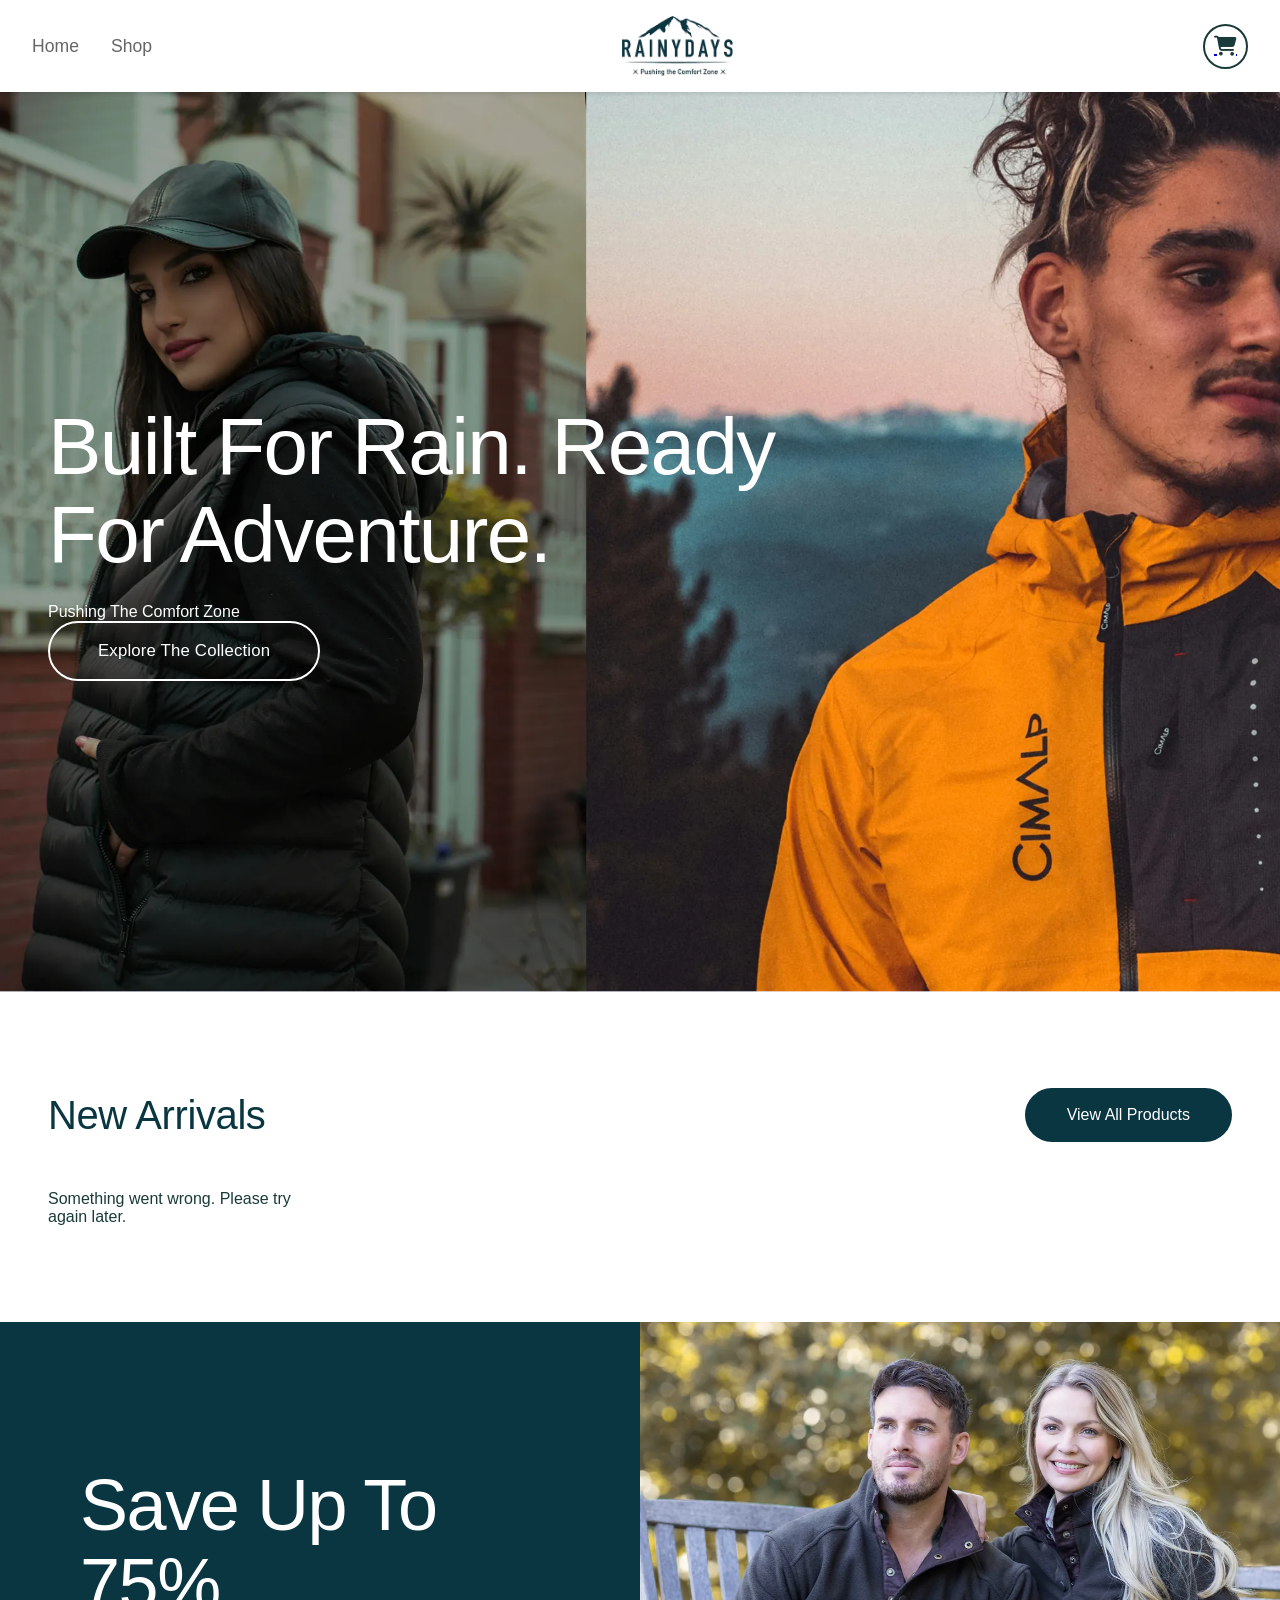
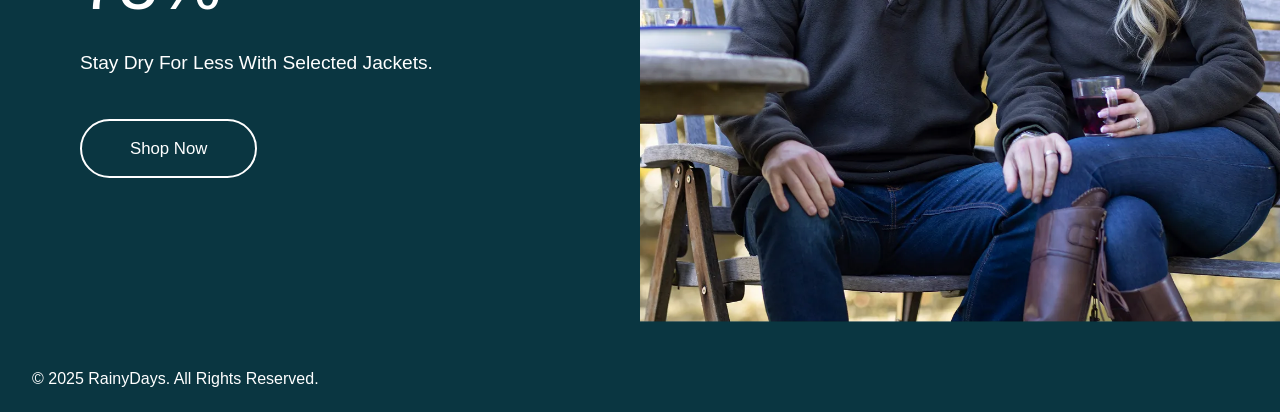
<file: index.html>
<!DOCTYPE html>
<html lang="en">
<head>
    <meta charset="UTF-8">
    <meta name="viewport" content="width=device-width, initial-scale=1.0">
    <meta name="description" content="RainyDays - Premium outdoor clothing pushing the comfort zone.">
    <title>RainyDays - Pushing the Comfort Zone</title>
    <link rel="stylesheet" href="styles.css">
    <link rel="stylesheet" href="https://cdnjs.cloudflare.com/ajax/libs/font-awesome/6.4.0/css/all.min.css">
</head>

<body>

<header>
    <div class="header-container">
        <nav class="desktop-nav">
            <ul>
                <li><a href="index.html">Home</a></li>
                <li><a href="shop.html">Shop</a></li>
            </ul>
        </nav>

        <div class="logo-section">
            <img src="Images/logo.png" alt="RainyDays Logo" class="logo">
        </div>

        <div class="header-icons">
            <a href="checkout/index.html" class="icon-button">
              <i class="fa-solid fa-cart-shopping"></i>
            </a>
            <button class="icon-button menu-toggle" id="menuToggle">
             <i class="fa-solid fa-bars"></i>
           </button>
        
    </div>
</header>

<div class="mobile-menu" id="mobileMenu">
    <div class="mobile-menu-header">
        <img src="Images/logo.png" alt="RainyDays" class="logo">

        <button class="icon-button close-button" id="closeMenu">
            <i class="fa-solid fa-xmark"></i>
        </button>
    </div>

    <ul class="mobile-nav">
        <li><a href="index.html">Home</a></li>
        <li><a href="shop.html">Shop</a></li>
        <li><a href="checkout/index.html">Cart</a></li>
    </ul>
</div>
<main>

<!-- HERO -->
<section class="hero-section">
    <div class="hero-content">
        <h1>Built For Rain. Ready For Adventure.</h1>
        <p>Pushing The Comfort Zone</p>
        <a href="shop.html" class="hero-btn">Explore The Collection</a>
    </div>
</section>

<!-- NEW ARRIVALS (API CONNECTED) -->
<section class="new-arrivals-section">
    <div class="new-arrivals-container">

        <div class="new-arrivals-header">
            <h2>New Arrivals</h2>
            <a href="shop.html" class="view-all-btn">View All Products</a>
        </div>

        <!-- LOADER -->
        <div id="loader" style="display:none; text-align:center; padding:20px;">
            Loading products...
        </div>

        <!-- PRODUCTS FROM API -->
        <div class="products-grid" id="products">
            <!-- Produkter lastes inn automatisk via script.js -->
        </div>

    </div>
</section>

<!-- PROMO SECTION -->
<section class="promo-section">
    <div class="promo-container">
        <div class="promo-content">
            <h2>Save Up To 75%</h2>
            <p>Stay Dry For Less With Selected Jackets.</p>
            <a href="shop.html" class="promo-btn">Shop Now</a>
        </div>
        <div class="promo-image">
            <img src="Images/sec4.webp" alt="RainyDays Jackets">
        </div>
    </div>
</section>

</main>

<footer>
    <div class="footer-container">
        <p>&copy; 2025 RainyDays. All Rights Reserved.</p>
    </div>
</footer>

<!-- SCRIPT (ONLY ONE) -->
<script src="script.js"></script>

</body>
</html>
</file>
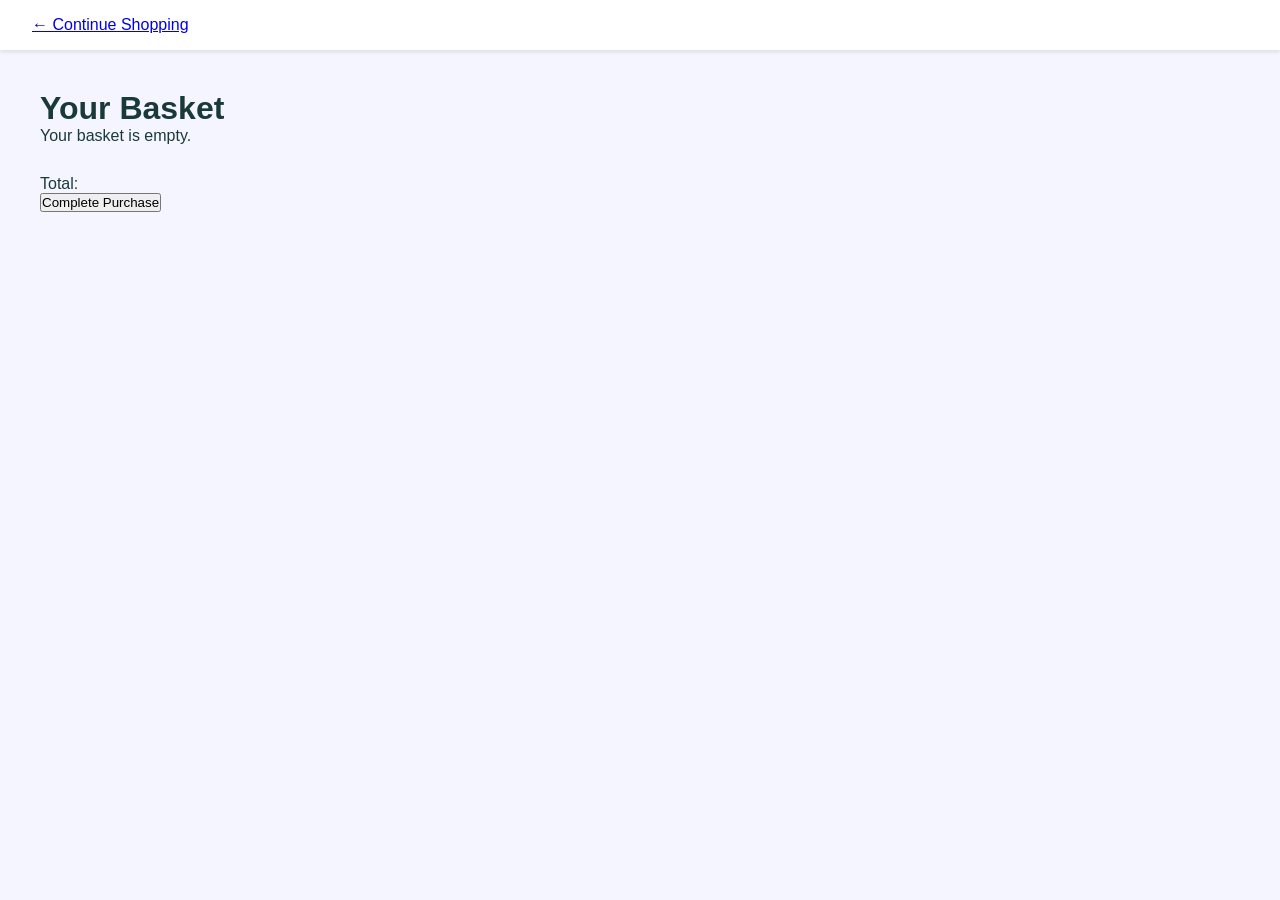
<file: checkout/index.html>
<!DOCTYPE html>
<html lang="en">
<head>
<meta charset="UTF-8">
<meta name="viewport" content="width=device-width, initial-scale=1.0">
<title>Checkout | RainyDays</title>
<link rel="stylesheet" href="../styles.css">
<link rel="stylesheet" href="https://cdnjs.cloudflare.com/ajax/libs/font-awesome/6.4.0/css/all.min.css">
</head>
<body>

<header>
    <a href="../shop.html">← Continue Shopping</a>
</header>

<main style="padding:40px;">
    <h1>Your Basket</h1>

    <div id="checkout-container"></div>

    <div id="checkout-summary" style="margin-top:30px;"></div>
    <div id="cartContainer"></div>
    <p>Total: <span id="cartTotal"></span></p>
    <button onclick="completePurchase()">Complete Purchase</button>
</main>

<script src="../script.js"></script>
</body>
</html>
</file>
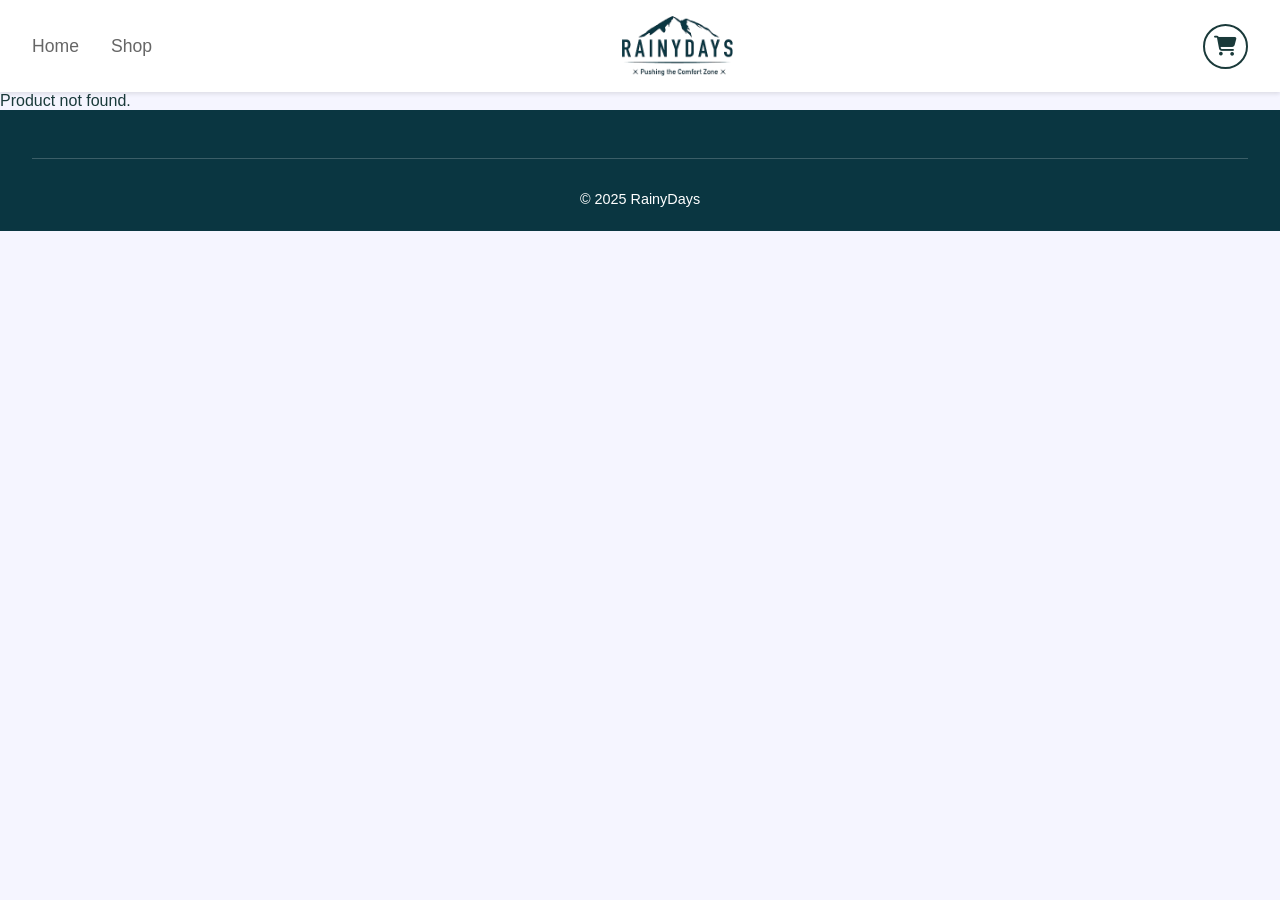
<file: product/index.html>
<!DOCTYPE html>
<html lang="en">
<head>
  <meta charset="UTF-8">
  <meta name="viewport" content="width=device-width, initial-scale=1.0">
  <title>Product | RainyDays</title>
  <link rel="stylesheet" href="../styles.css">
  <link rel="stylesheet" href="https://cdnjs.cloudflare.com/ajax/libs/font-awesome/6.4.0/css/all.min.css">
</head>
<body>

<header>
  <div class="header-container">
    <nav class="desktop-nav">
      <ul>
        <li><a href="../index.html">Home</a></li>
        <li><a href="../shop.html">Shop</a></li>
      </ul>
    </nav>

    <div class="logo-section">
      <img src="../Images/logo.png" alt="RainyDays" class="logo">
    </div>

    <div class="header-icons">
      <button class="icon-button" onclick="goToCart()">
        <i class="fa-solid fa-cart-shopping"></i>
      </button>
      <button class="icon-button menu-toggle" id="menuToggle">
        <i class="fa-solid fa-bars"></i>
      </button>
    </div>
  </div>
</header>
<div class="mobile-menu" id="mobileMenu">
    <div class="mobile-menu-header">
        <img src="../Images/logo.png" alt="RainyDays" class="logo">

        <button class="icon-button close-button" id="closeMenu">
            <i class="fa-solid fa-xmark"></i>
        </button>
    </div>

    <ul class="mobile-nav">
        <li><a href="../index.html">Home</a></li>
        <li><a href="../shop.html">Shop</a></li>
        <li><a href="../checkout/index.html">Cart</a></li>
    </ul>
</div>

<main>
  <section class="product-page">
    <div class="product-container" id="productContainer">
      <div class="api-loader">Loading product...</div>
    </div>
  </section>
</main>

<footer>
  <div class="footer-bottom">
    <p>&copy; 2025 RainyDays</p>
  </div>
</footer>

<script src="../script.js"></script>

<script>
const container = document.getElementById("productContainer");

async function fetchProduct() {
  try {
    const params = new URLSearchParams(window.location.search);
    const id = params.get("id");

    if (!id) {
      container.innerHTML = "<p>Product not found.</p>";
      return;
    }

    const response = await fetch(`https://v2.api.noroff.dev/rainy-days/${id}`);

    if (!response.ok) {
      throw new Error("Product not found");
    }

    const data = await response.json();
    const product = data.data;

    displayProduct(product);

  } catch (error) {
    container.innerHTML = "<p>Something went wrong. Please try again.</p>";
  }
}

function displayProduct(product) {
  container.innerHTML = `
    <div class="product-detail">
      <div class="product-image">
        <img src="${product.images[0].url}" alt="${product.title}">
      </div>

      <div class="product-info-detail">
        <h1>${product.title}</h1>
        <p class="product-price">$${product.price}</p>
        <p class="product-description">${product.description}</p>
        <p><strong>Gender:</strong> ${product.gender}</p>
        <button class="add-to-cart-btn" onclick='addToCart(${JSON.stringify(product)})'>
          Add to Cart
        </button>
      </div>
    </div>
  `;
}

function goToCart() {
  window.location.href = "../checkout/index.html";
}

fetchProduct();
</script>

</body>
</html>
</file>
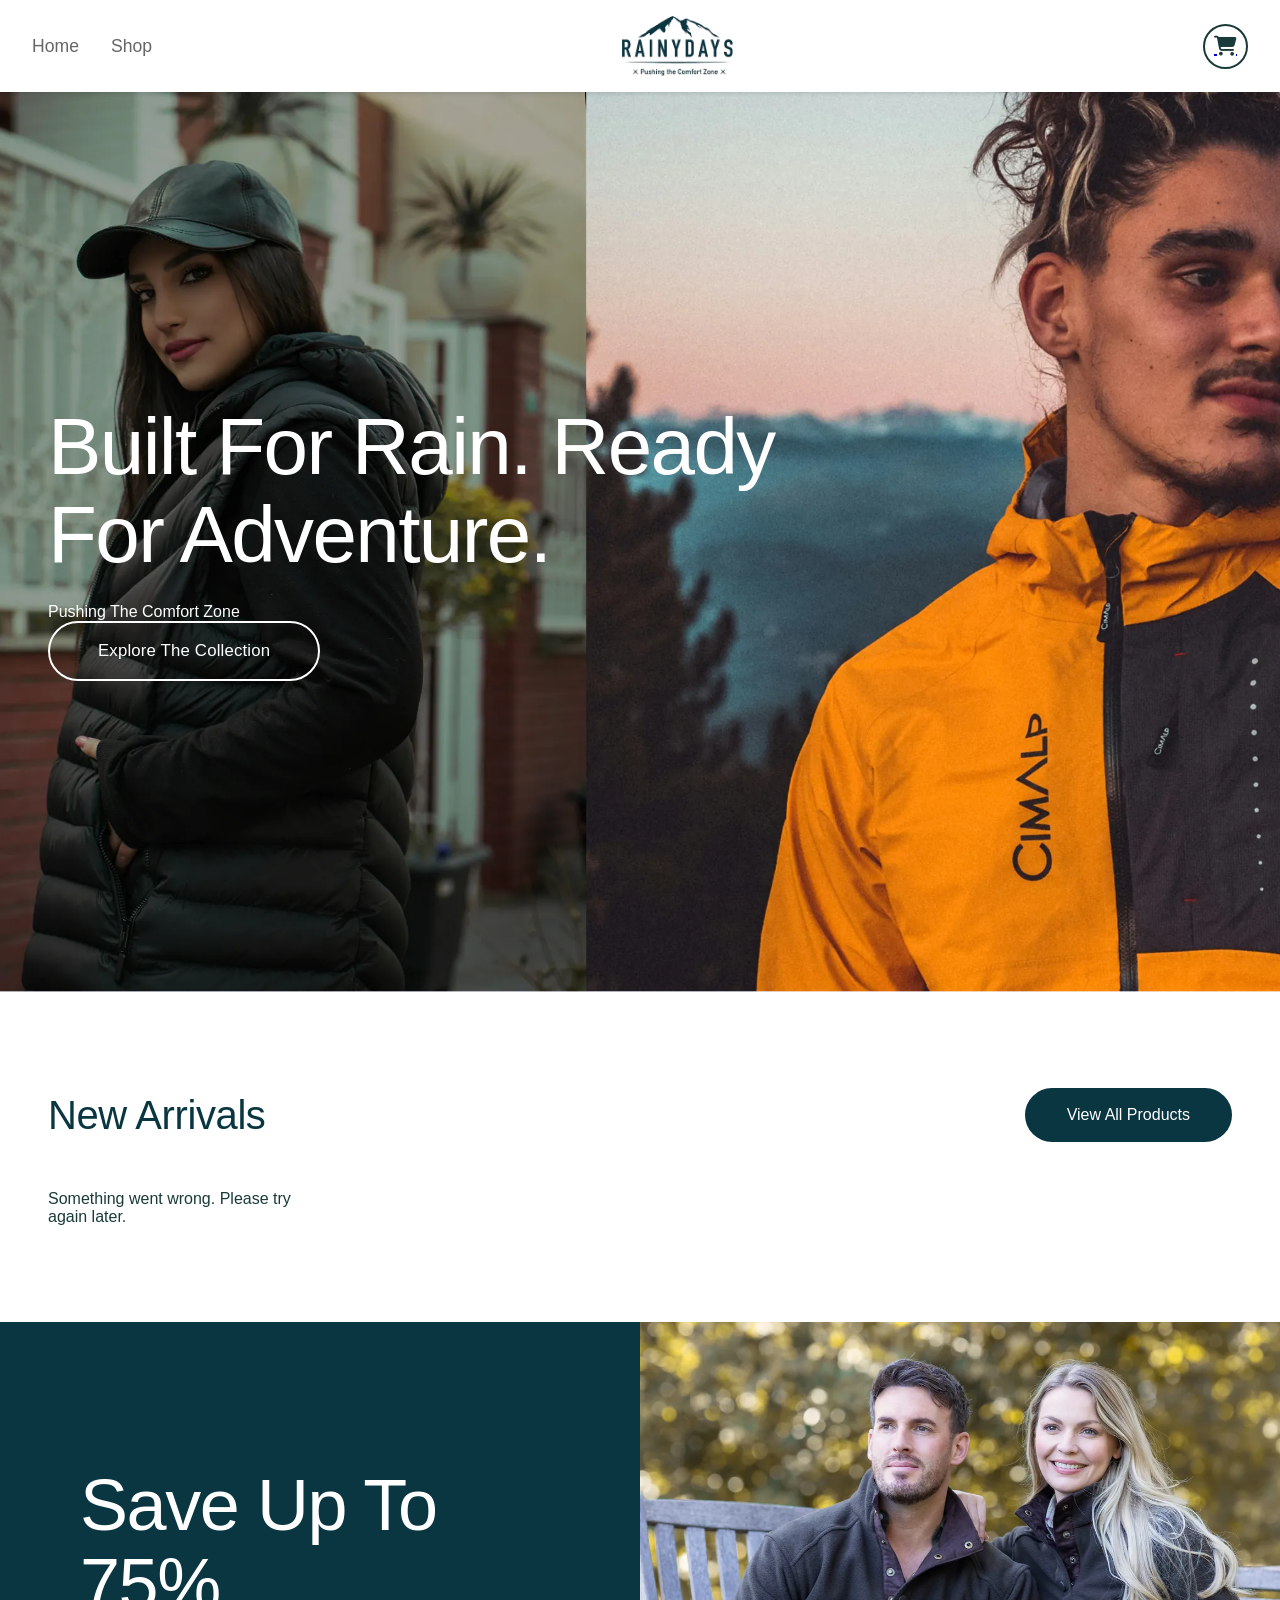
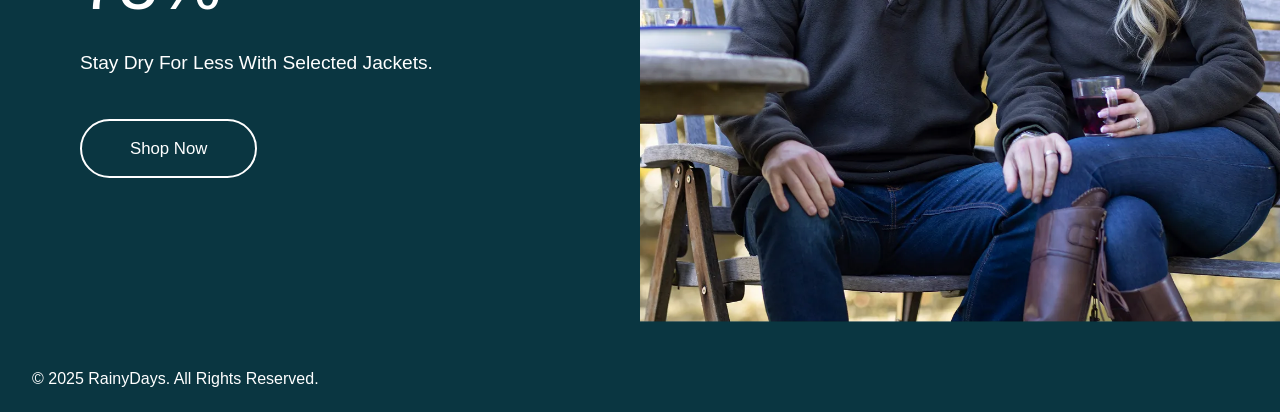
<file: Rainy Days website/index.html>
<!DOCTYPE html>
<html lang="en">
<head>
    <meta charset="UTF-8">
    <meta name="viewport" content="width=device-width, initial-scale=1.0">
    <meta name="description" content="RainyDays - Premium outdoor clothing pushing the comfort zone.">
    <title>RainyDays - Pushing the Comfort Zone</title>
    <link rel="stylesheet" href="styles.css">
    <link rel="stylesheet" href="https://cdnjs.cloudflare.com/ajax/libs/font-awesome/6.4.0/css/all.min.css">
</head>

<body>

<header>
    <div class="header-container">
        <nav class="desktop-nav">
            <ul>
                <li><a href="index.html">Home</a></li>
                <li><a href="shop.html">Shop</a></li>
            </ul>
        </nav>

        <div class="logo-section">
            <img src="Images/logo.png" alt="RainyDays Logo" class="logo">
        </div>

        <div class="header-icons">
            <a href="checkout/index.html" class="icon-button">
              <i class="fa-solid fa-cart-shopping"></i>
            </a>
        
    </div>
</header>

<main>

<!-- HERO -->
<section class="hero-section">
    <div class="hero-content">
        <h1>Built For Rain. Ready For Adventure.</h1>
        <p>Pushing The Comfort Zone</p>
        <a href="shop.html" class="hero-btn">Explore The Collection</a>
    </div>
</section>

<!-- NEW ARRIVALS (API CONNECTED) -->
<section class="new-arrivals-section">
    <div class="new-arrivals-container">

        <div class="new-arrivals-header">
            <h2>New Arrivals</h2>
            <a href="shop.html" class="view-all-btn">View All Products</a>
        </div>

        <!-- LOADER -->
        <div id="loader" style="display:none; text-align:center; padding:20px;">
            Loading products...
        </div>

        <!-- PRODUCTS FROM API -->
        <div class="products-grid" id="products">
            <!-- Produkter lastes inn automatisk via script.js -->
        </div>

    </div>
</section>

<!-- PROMO SECTION -->
<section class="promo-section">
    <div class="promo-container">
        <div class="promo-content">
            <h2>Save Up To 75%</h2>
            <p>Stay Dry For Less With Selected Jackets.</p>
            <a href="shop.html" class="promo-btn">Shop Now</a>
        </div>
        <div class="promo-image">
            <img src="Images/sec4.webp" alt="RainyDays Jackets">
        </div>
    </div>
</section>

</main>

<footer>
    <div class="footer-container">
        <p>&copy; 2025 RainyDays. All Rights Reserved.</p>
    </div>
</footer>

<!-- SCRIPT (ONLY ONE) -->
<script src="script.js"></script>

</body>
</html>
</file>
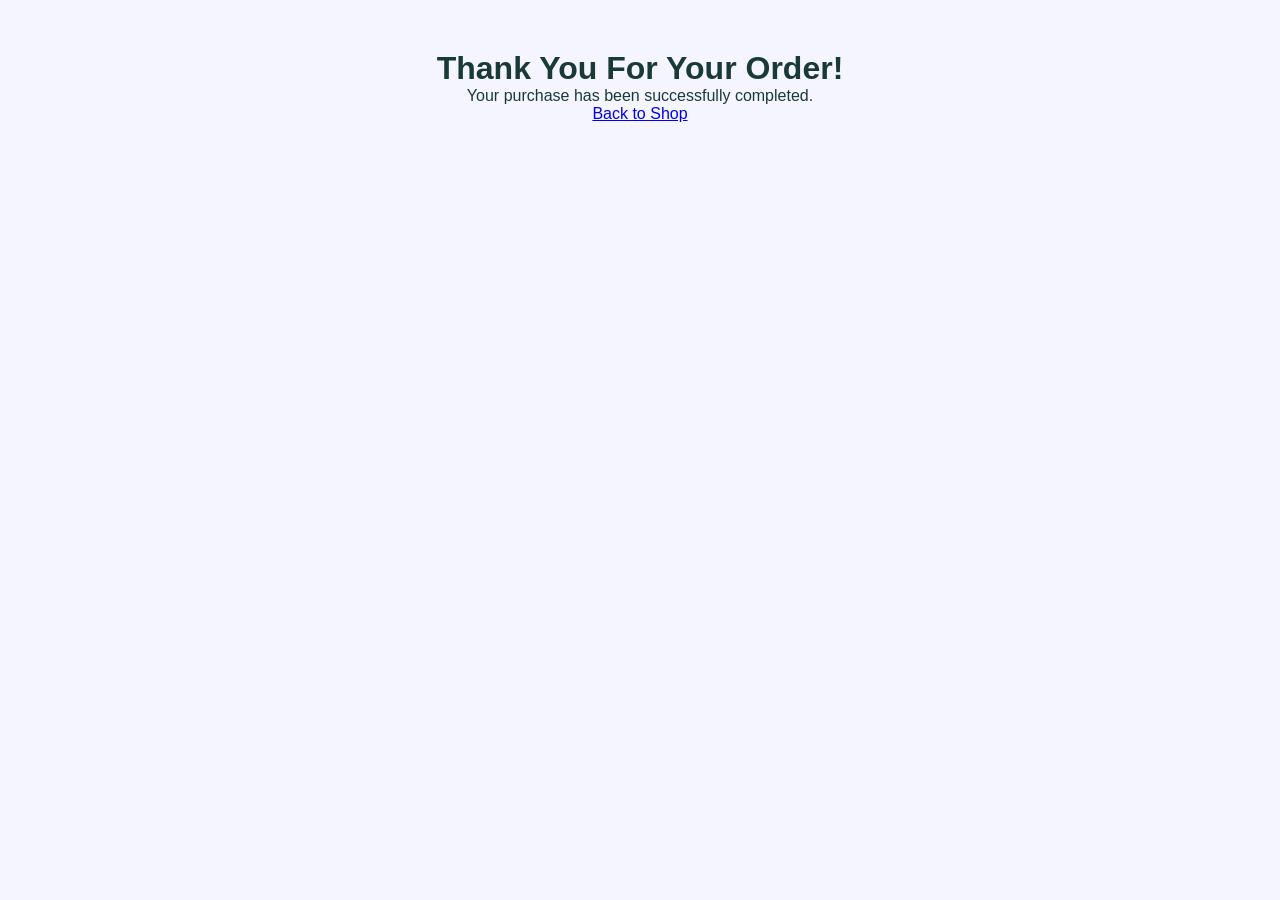
<file: checkout/confirmation/index.html>
<!DOCTYPE html>
<html lang="en">
<head>
<meta charset="UTF-8">
<meta name="viewport" content="width=device-width, initial-scale=1.0">
<title>Order Confirmed</title>
<link rel="stylesheet" href="../../styles.css">
</head>
<body style="text-align:center; padding:50px;">

<h1>Thank You For Your Order!</h1>
<p>Your purchase has been successfully completed.</p>

<a href="../../shop.html">Back to Shop</a>

</body>
</html>
</file>
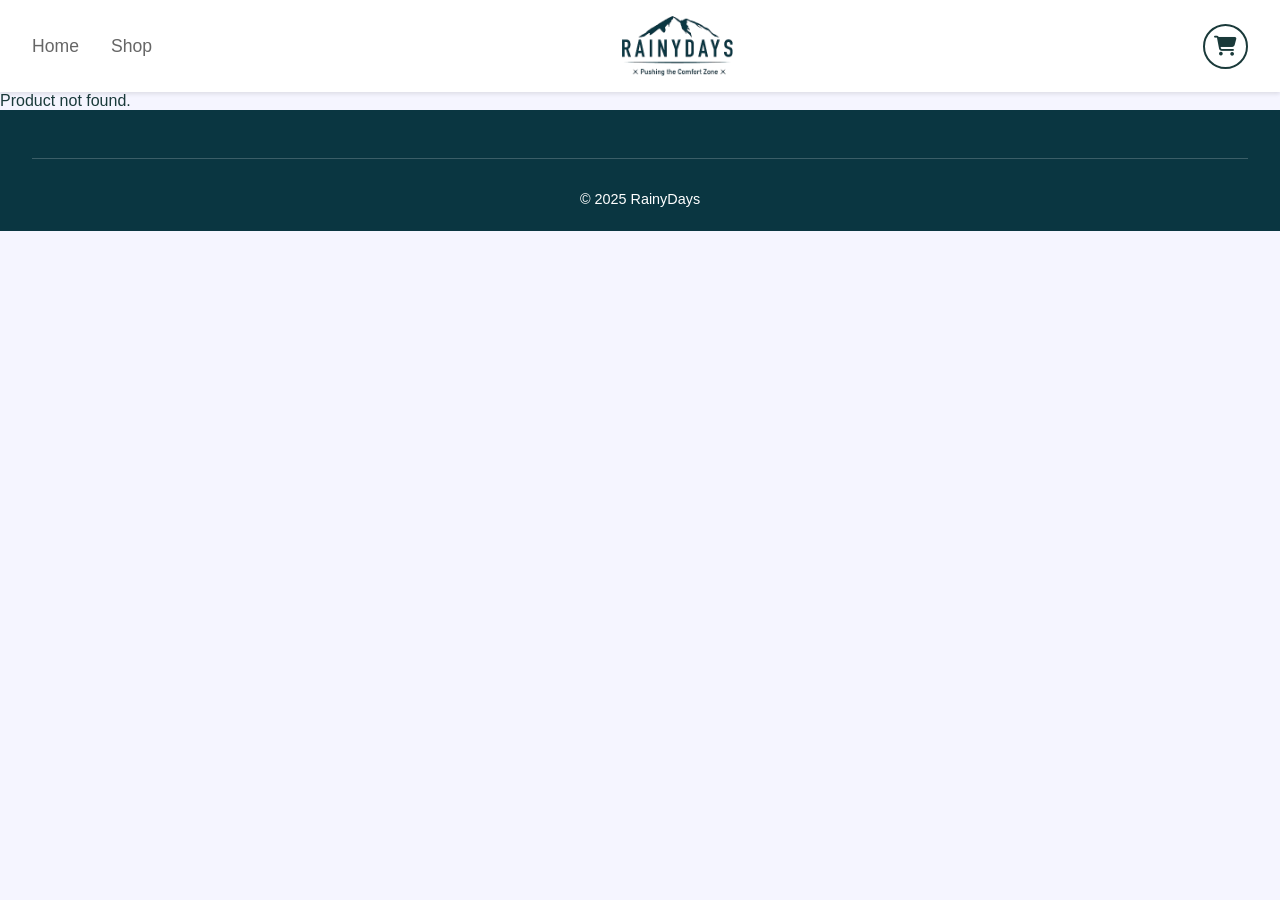
<file: Rainy Days website/product/index.html>
<!DOCTYPE html>
<html lang="en">
<head>
  <meta charset="UTF-8">
  <meta name="viewport" content="width=device-width, initial-scale=1.0">
  <title>Product | RainyDays</title>
  <link rel="stylesheet" href="../styles.css">
  <link rel="stylesheet" href="https://cdnjs.cloudflare.com/ajax/libs/font-awesome/6.4.0/css/all.min.css">
</head>
<body>

<header>
  <div class="header-container">
    <nav class="desktop-nav">
      <ul>
        <li><a href="../index.html">Home</a></li>
        <li><a href="../shop.html">Shop</a></li>
      </ul>
    </nav>

    <div class="logo-section">
      <img src="../Images/logo.png" alt="RainyDays" class="logo">
    </div>

    <div class="header-icons">
      <button class="icon-button" onclick="goToCart()">
        <i class="fa-solid fa-cart-shopping"></i>
      </button>
    </div>
  </div>
</header>

<main>
  <section class="product-page">
    <div class="product-container" id="productContainer">
      <div class="api-loader">Loading product...</div>
    </div>
  </section>
</main>

<footer>
  <div class="footer-bottom">
    <p>&copy; 2025 RainyDays</p>
  </div>
</footer>

<script src="../script.js"></script>

<script>
const container = document.getElementById("productContainer");

async function fetchProduct() {
  try {
    const params = new URLSearchParams(window.location.search);
    const id = params.get("id");

    if (!id) {
      container.innerHTML = "<p>Product not found.</p>";
      return;
    }

    const response = await fetch(`https://v2.api.noroff.dev/rainy-days/${id}`);

    if (!response.ok) {
      throw new Error("Product not found");
    }

    const data = await response.json();
    const product = data.data;

    displayProduct(product);

  } catch (error) {
    container.innerHTML = "<p>Something went wrong. Please try again.</p>";
  }
}

function displayProduct(product) {
  container.innerHTML = `
    <div class="product-detail">
      <div class="product-image">
        <img src="${product.images[0].url}" alt="${product.title}">
      </div>

      <div class="product-info-detail">
        <h1>${product.title}</h1>
        <p class="product-price">$${product.price}</p>
        <p class="product-description">${product.description}</p>
        <p><strong>Gender:</strong> ${product.gender}</p>
        <button class="add-to-cart-btn" onclick='addToCart(${JSON.stringify(product)})'>
          Add to Cart
        </button>
      </div>
    </div>
  `;
}

function goToCart() {
  window.location.href = "../checkout/index.html";
}

fetchProduct();
</script>

</body>
</html>
</file>
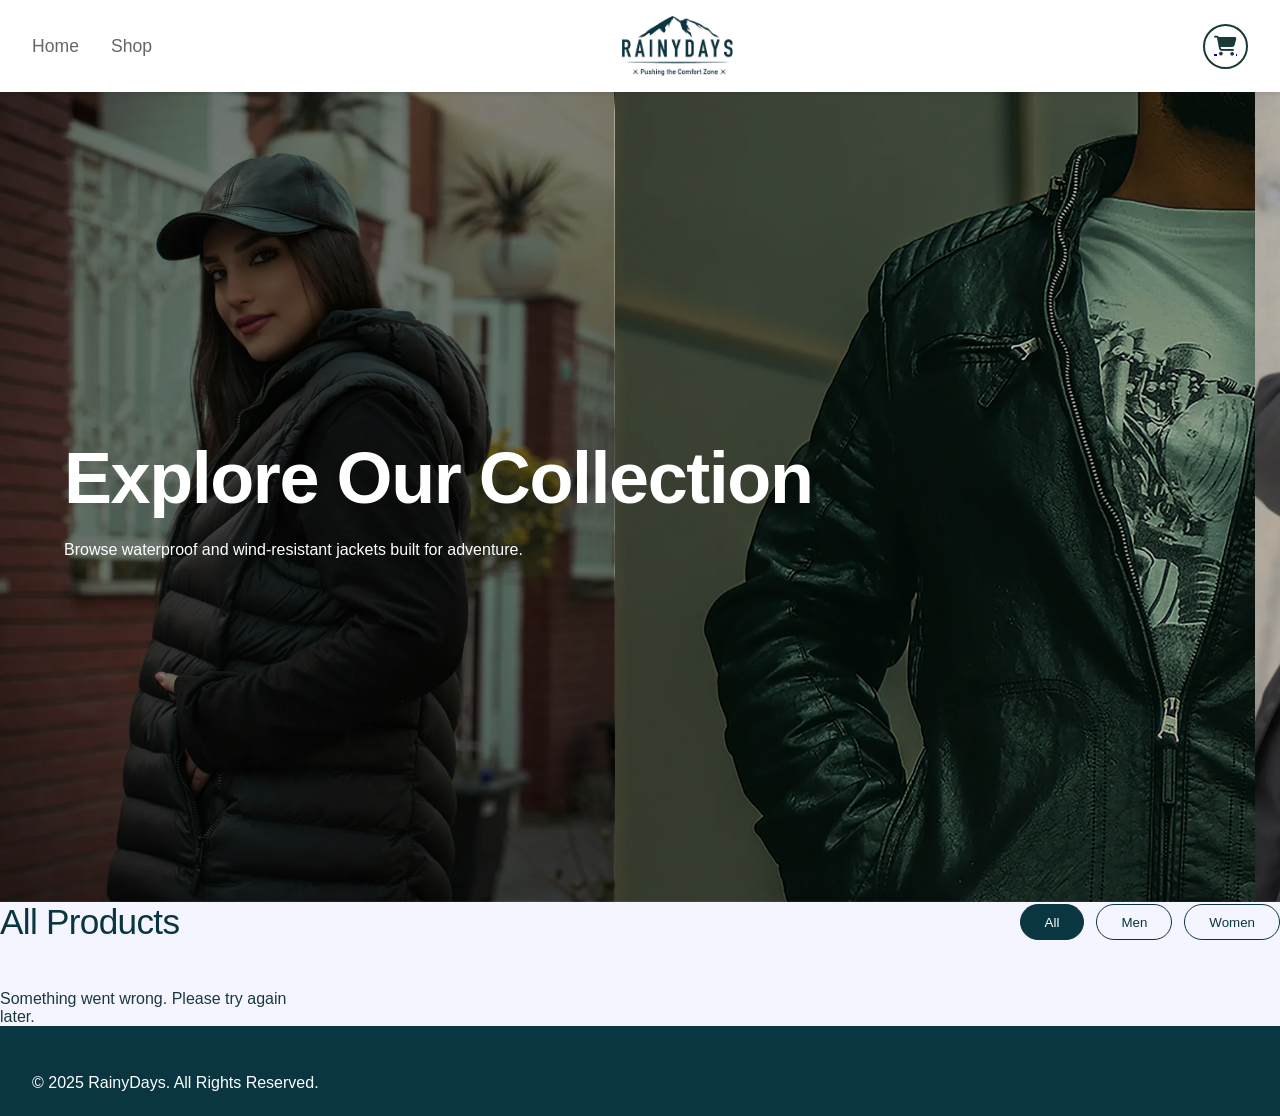
<file: shop.html>
<!DOCTYPE html>
<html lang="en">
<head>
    <meta charset="UTF-8">
    <meta name="viewport" content="width=device-width, initial-scale=1.0">
    <meta name="description" content="RainyDays Shop - Explore our waterproof jackets.">
    <title>Shop | RainyDays</title>

    <link rel="stylesheet" href="styles.css">
    <link rel="stylesheet" href="https://cdnjs.cloudflare.com/ajax/libs/font-awesome/6.4.0/css/all.min.css">
</head>

<body>

<header>
    <div class="header-container">
        <nav class="desktop-nav">
            <ul>
                <li><a href="index.html">Home</a></li>
                <li><a href="shop.html" class="active">Shop</a></li>
            </ul>
        </nav>

        <div class="logo-section">
            <img src="Images/logo.png" alt="RainyDays Logo" class="logo">
        </div>

        <div class="header-icons">
          <a href="checkout/index.html" class="icon-button">
            <i class="fa-solid fa-cart-shopping"></i>
        </a>
        <button class="icon-button menu-toggle" id="menuToggle">
           <i class="fa-solid fa-bars"></i>
        </button>

        </div>
    </div>
</header>
<div class="mobile-menu" id="mobileMenu">
    <div class="mobile-menu-header">
        <img src="Images/logo.png" alt="RainyDays" class="logo">

        <button class="icon-button close-button" id="closeMenu">
            <i class="fa-solid fa-xmark"></i>
        </button>
    </div>

    <ul class="mobile-nav">
        <li><a href="index.html">Home</a></li>
        <li><a href="shop.html" class="active">Shop</a></li>
        <li><a href="checkout/index.html">Cart</a></li>
    </ul>
</div>

<main>

<!-- HERO -->
<section class="shop-hero-section">
    <div class="hero-container">
        <div class="hero-content">
            <h1>Explore Our Collection</h1>
            <p>Browse waterproof and wind-resistant jackets built for adventure.</p>
        </div>
    </div>
</section>

<!-- SHOP PRODUCTS (API CONNECTED) -->
<section class="shop-products-section">
    <div class="shop-container">

        <div class="shop-header">
            <h2>All Products</h2>

            <div class="shop-filter-buttons">
                <button class="shop-filter-btn active" data-filter="all">All</button>
                <button class="shop-filter-btn" data-filter="Male">Men</button>
                <button class="shop-filter-btn" data-filter="Female">Women</button>
            </div>
        </div>

        <!-- LOADER -->
        <div id="loader" style="display:none; text-align:center; padding:20px;">
            Loading products...
        </div>

        <!-- PRODUCTS FROM API -->
        <div class="shop-products-grid" id="products">
            <!-- Products loaded dynamically from API -->
        </div>

    </div>
</section>

</main>

<footer>
    <div class="footer-container">
        <p>&copy; 2025 RainyDays. All Rights Reserved.</p>
    </div>
</footer>

<script src="script.js"></script>

</body>
</html>
</file>
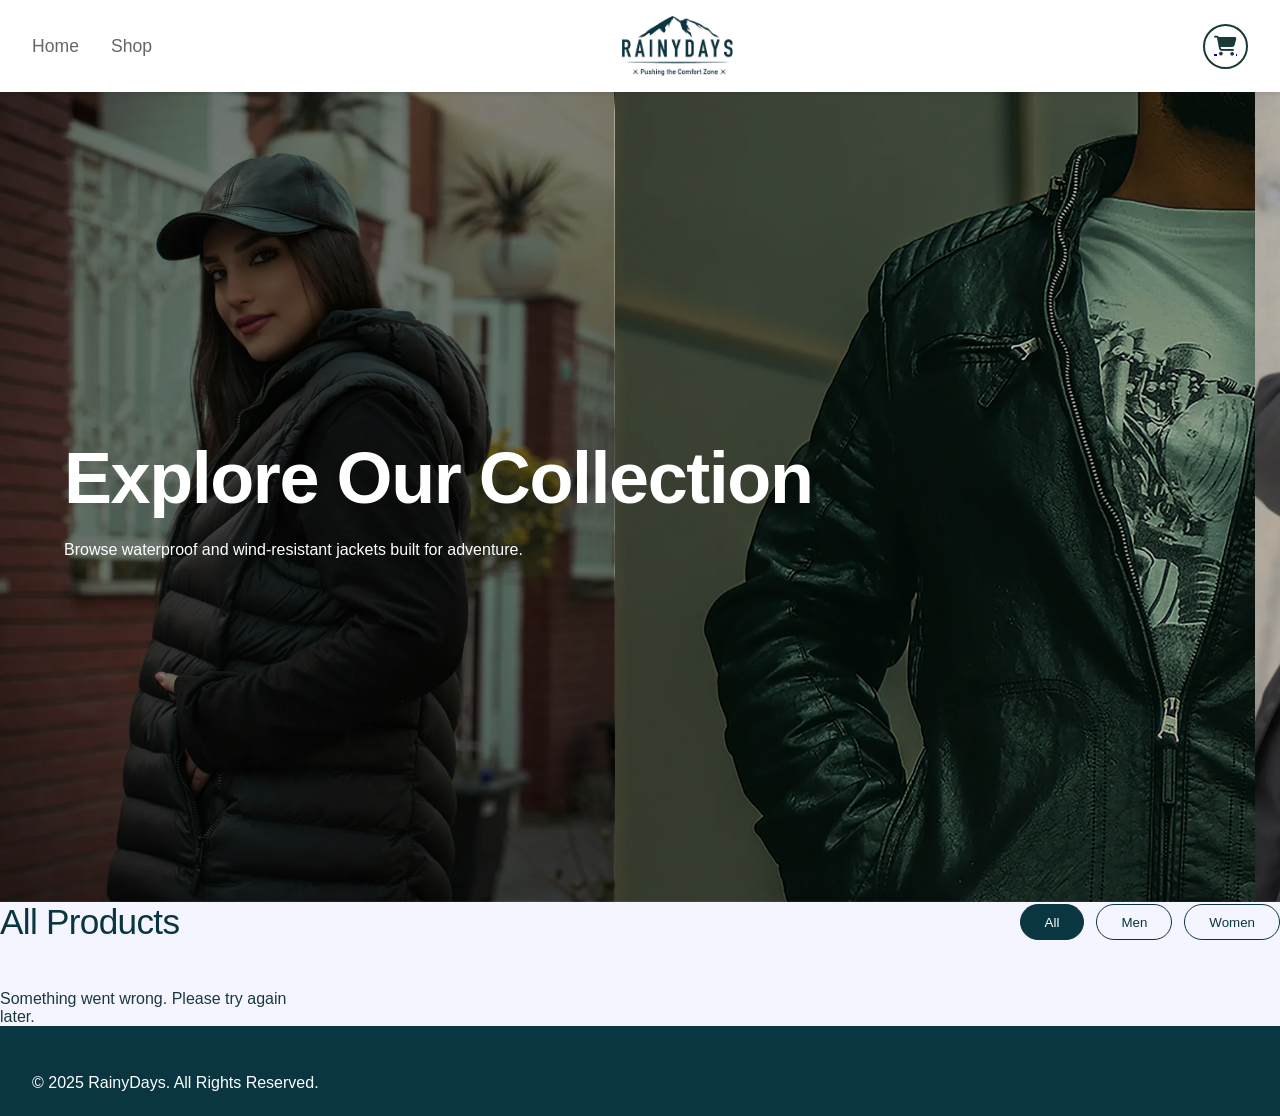
<file: Rainy Days website/shop.html>
<!DOCTYPE html>
<html lang="en">
<head>
    <meta charset="UTF-8">
    <meta name="viewport" content="width=device-width, initial-scale=1.0">
    <meta name="description" content="RainyDays Shop - Explore our waterproof jackets.">
    <title>Shop | RainyDays</title>

    <link rel="stylesheet" href="styles.css">
    <link rel="stylesheet" href="https://cdnjs.cloudflare.com/ajax/libs/font-awesome/6.4.0/css/all.min.css">
</head>

<body>

<header>
    <div class="header-container">
        <nav class="desktop-nav">
            <ul>
                <li><a href="index.html">Home</a></li>
                <li><a href="shop.html" class="active">Shop</a></li>
            </ul>
        </nav>

        <div class="logo-section">
            <img src="Images/logo.png" alt="RainyDays Logo" class="logo">
        </div>

        <div class="header-icons">
          <a href="checkout/index.html" class="icon-button">
            <i class="fa-solid fa-cart-shopping"></i>
        </a>

        </div>
    </div>
</header>

<main>

<!-- HERO -->
<section class="shop-hero-section">
    <div class="hero-container">
        <div class="hero-content">
            <h1>Explore Our Collection</h1>
            <p>Browse waterproof and wind-resistant jackets built for adventure.</p>
        </div>
    </div>
</section>

<!-- SHOP PRODUCTS (API CONNECTED) -->
<section class="shop-products-section">
    <div class="shop-container">

        <div class="shop-header">
            <h2>All Products</h2>

            <div class="shop-filter-buttons">
                <button class="shop-filter-btn active" data-filter="all">All</button>
                <button class="shop-filter-btn" data-filter="Male">Men</button>
                <button class="shop-filter-btn" data-filter="Female">Women</button>
            </div>
        </div>

        <!-- LOADER -->
        <div id="loader" style="display:none; text-align:center; padding:20px;">
            Loading products...
        </div>

        <!-- PRODUCTS FROM API -->
        <div class="shop-products-grid" id="products">
            <!-- Products loaded dynamically from API -->
        </div>

    </div>
</section>

</main>

<footer>
    <div class="footer-container">
        <p>&copy; 2025 RainyDays. All Rights Reserved.</p>
    </div>
</footer>

<script src="script.js"></script>

</body>
</html>
</file>
<file: styles.css>
/* BDO Grotesk Font Import */
@font-face {
  font-family: "BDO Grotesk";
  src: url("https://fonts.cdnfonts.com/s/96931/BDOGrotesk-VF.woff")
    format("woff");
  font-weight: 100 900;
  font-style: normal;
}

/* Reset and Base Styles */
* {
  margin: 0;
  padding: 0;
  box-sizing: border-box;
}

body {
  font-family: "BDO Grotesk", "Segoe UI", Tahoma, Geneva, Verdana, sans-serif;
  color: #1a3a3a;
  background-color: #f5f5ff;
}

/* Header Styles */
header {
  background-color: #ffffff;
  padding: 1rem 2rem;
  box-shadow: 0 2px 4px rgba(0, 0, 0, 0.1);
  position: sticky;
  top: 0;
  z-index: 1000;
}

.header-container {
  display: flex;
  justify-content: space-between;
  align-items: center;
  max-width: 1400px;
  margin: 0 auto;
}

.logo-section {
  display: flex;
  align-items: center;
}

.logo {
  height: 60px;
  width: auto;
}

.desktop-nav ul {
  display: flex;
  gap: 2rem;
  list-style: none;
}

.desktop-nav a {
  text-decoration: none;
  color: #666;
  font-size: 1.1rem;
  transition: color 0.3s;
  font-weight: 500;
}

.desktop-nav a:hover {
  color: #1a3a3a;
}

.header-icons {
  display: flex;
  gap: 1rem;
  align-items: center;
}

.icon-button {
  width: 45px;
  height: 45px;
  border: 2px solid #1a3a3a;
  border-radius: 50%;
  background-color: transparent;
  cursor: pointer;
  display: flex;
  align-items: center;
  justify-content: center;
  transition: all 0.3s;
}

.icon-button:hover {
  background-color: #1a3a3a;
}

.icon-button svg {
  width: 22px;
  height: 22px;
  fill: #1a3a3a;
  transition: fill 0.3s;
}

.icon-button:hover svg {
  fill: #ffffff;
}

.icon-button i {
  font-size: 20px;
  color: #1a3a3a;
  transition: color 0.3s;
}

.icon-button:hover i {
  color: #ffffff;
}

.menu-toggle {
  display: none;
  background-color: #1a3a3a;
}

.menu-toggle svg {
  fill: #ffffff;
}

.menu-toggle i {
  color: #ffffff;
}

.menu-toggle:hover {
  background-color: #2a4a4a;
}

/* Mobile Menu */
.mobile-menu {
  display: none;
  position: fixed;
  top: 0;
  left: 0;
  width: 100%;
  height: 100vh;
  background-color: #f5f5f5;
  z-index: 2000;
  padding: 2rem;
  flex-direction: column;
}

.mobile-menu.active {
  display: flex;
}

.mobile-menu-header {
  display: flex;
  justify-content: space-between;
  align-items: center;
  margin-bottom: 2rem;
}

.close-button {
  background-color: #1a3a3a;
}

.close-button i {
  color: #ffffff;
}

.search-bar {
  background-color: #ffffff;
  border-radius: 30px;
  padding: 1rem 1.5rem;
  display: flex;
  align-items: center;
  justify-content: space-between;
  margin-bottom: 2rem;
  box-shadow: 0 2px 4px rgba(0, 0, 0, 0.1);
}

.search-bar input {
  border: none;
  outline: none;
  background: transparent;
  font-size: 1rem;
  flex: 1;
  font-family: "BDO Grotesk", sans-serif;
}

.search-button {
  background: transparent;
  border: none;
  cursor: pointer;
  width: 35px;
  height: 35px;
  display: flex;
  align-items: center;
  justify-content: center;
  border-radius: 50%;
  border: 2px solid #1a3a3a;
}

.search-button i {
  color: #1a3a3a;
  font-size: 16px;
}

.mobile-nav {
  list-style: none;
  display: flex;
  flex-direction: column;
  gap: 1.5rem;
}

.mobile-nav a {
  text-decoration: none;
  color: #1a3a3a;
  font-size: 1.5rem;
  font-weight: 500;
}

/* Main Content */
main {
  min-height: auto;
  padding: 0;
  max-width: 100%;
  margin: 0;
}

/* Hero Section - Mobile First */
.hero-section {
  background-image: url("Images/hero-mobile.webp");
  background-size: cover;
  background-repeat: no-repeat;
  min-height: 100vh;
  color: #ffffff;
  display: flex;
  align-items: center;      /* ✅ vertically center */
  justify-content: center;  /* ✅ horizontally center */
  position: relative;
  padding: 3rem 1.5rem;  
  text-align: left;     /* ✅ optional: centers text inside */
}

.hero-container {
  max-width: 1400px;
  margin: 0 auto;
  width: 100%;
  position: relative;
  z-index: 2;
}

.hero-content {
  max-width: 100%;
}

.hero-content h1 {
  font-size: 4rem;
  line-height: 1.1;
  margin-bottom: 1rem;
  font-weight: 400;
  letter-spacing: -0.02em;
}

.hero-tagline {
  font-size: 1.4rem;
  font-weight: 400;
  margin-bottom: 1.5rem;
  letter-spacing: 0.01em;
}

.hero-description {
  font-size: 1.1rem;
  line-height: 1.6;
  margin-bottom: 2rem;
  max-width: 500px;
  font-weight: 300;
  margin-left: 0;   /* ✅ aligns to left */
  margin-right: 0;  /* ✅ aligns to left */
}

.hero-btn {
  display: inline-block;
  padding: 1rem 2.5rem;
  border: 2px solid #ffffff;
  color: #ffffff;
  border-radius: 50px;
  text-decoration: none;
  font-weight: 500;
  background-color: transparent;
  transition: all 0.3s ease;
  font-size: 1rem;
  letter-spacing: 0.01em;
}

.hero-btn:hover {
  background-color: #ffffff;
  color: #1a3a3a;
  transform: translateY(-2px);
}


/* Jackets Section */
.jackets-section {
  padding: 4rem 1.5rem;
  background:white;
}

.jackets-container {
  max-width: 1400px;
  margin: 0 auto;
}

.jackets-header {
  text-align: center;
  margin-bottom: 3rem;
}

.jackets-header h2 {
  font-size: 1.75rem;
  line-height: 1.3;
  color: #0a3641;
  margin-bottom: 1.5rem;
  font-weight: 400;
  letter-spacing: -0.01em;
}

.jackets-subtitle {
  font-size: 1rem;
  line-height: 1.6;
  color: #1a3a3a;
  max-width: 800px;
  margin: 0 auto;
  font-weight: 300;
}

.jackets-grid {
  display: grid;
  grid-template-columns: 1fr;
  gap: 2rem;
}

.jacket-card {
  position: relative;
  overflow: hidden;
  border-radius: 12px;
  height: 450px;
}

.jacket-card img {
  width: 100%;
  height: 100%;
  object-fit: cover;
  display: block;
  transition: transform 0.5s ease;
  border-radius: 12px;
}

.jacket-card:hover img {
  transform: scale(1.05);
}

.jacket-overlay {
  position: absolute;
  bottom: 0;
  left: 0;
  right: 0;
  padding: 2rem 1.5rem;
  display: flex;
  flex-direction: column;
  justify-content: flex-end;
  align-items: flex-start;
  color: #ffffff;
  background: linear-gradient(
    180deg,
    rgba(0, 0, 0, 0) 0%,
    rgba(0, 0, 0, 0.3) 100%
  );
}

.jacket-overlay h3 {
  font-size: 1.75rem;
  font-weight: 400;
  letter-spacing: -0.01em;
  margin-bottom: 1.5rem;
}

.jacket-btn {
  display: inline-block;
  padding: 1rem 2.5rem;
  border: 2px solid #ffffff;
  color: #ffffff;
  border-radius: 50px;
  text-decoration: none;
  font-weight: 500;
  background-color: transparent;
  transition: all 0.3s ease;
  font-size: 1rem;
}

.jacket-btn:hover {
  background-color: #0a3641;
  border-color: #0a3641;
  transform: translateY(-2px);
}

/* Men's card with content below image */
.jacket-card-dark {
  display: flex;
  flex-direction: column;
  overflow: visible;
  height: auto;
}

.jacket-card-dark img {
  position: relative;
  height: 450px;
}

.jacket-content-below {
  padding: 1.5rem 0 0 0;
  display: flex;
  flex-direction: column;
  gap: 1rem;
  align-items: flex-start;
}

.jacket-content-below h3 {
  font-size: 1.75rem;
  font-weight: 400;
  letter-spacing: -0.01em;
  color: #1a3a3a;
}

.jacket-content-below .jacket-btn {
  background-color: transparent;
  color: #1a3a3a;
  border: 2px solid #1a3a3a;
}

.jacket-content-below .jacket-btn:hover {
  background-color: #0a3641;
  border-color: #0a3641;
  color: #ffffff;
}

/* New Arrivals Section */
.new-arrivals-section {
  background-color: #ffffff;
  padding: 4rem 1.5rem;
}

.new-arrivals-container {
  max-width: 1400px;
  margin: 0 auto;
}

.new-arrivals-header {
  display: flex;
  justify-content: space-between;
  align-items: center;
  margin-bottom: 3rem;
}

.new-arrivals-header h2 {
  font-size: 2rem;
  font-weight: 400;
  color: #0a3641;
  letter-spacing: -0.01em;
}

.view-all-btn {
  display: inline-block;
  padding: 1rem 2.5rem;
  border: 2px solid #0a3641;
  color: #ffffff;
  border-radius: 50px;
  text-decoration: none;
  font-weight: 500;
  background-color: #0a3641;
  transition: all 0.3s ease;
  font-size: 1rem;
}

.view-all-btn:hover {
  background-color: #0a3641;
  color: #ffffff;
  transform: translateY(-2px);
}

.desktop-view-all {
  display: none;
  background-color: transparent;
  color: #0a3641;
}

.desktop-view-all:hover {
  background-color: #0a3641;
  color: #ffffff;
}

.mobile-view-all {
  display: block;
  width: 100%;
  text-align: center;
  margin-top: 2rem;
  background-color: #0a3641;
  color: #ffffff;
}

/* Products Grid */
.products-grid {
  display: grid;
  grid-template-columns: repeat(2, 1fr);
  gap: 1.5rem;
}

.product-card {
  background-color: #ffffff;
  border-radius: 12px;
  overflow: hidden;
  transition: transform 0.3s ease;
}

.product-card:hover {
  transform: translateY(-5px);
}

.product-image-wrapper {
  position: relative;
  background-color: #f5f5f5;
  padding: 2rem 1rem;
  display: flex;
  align-items: center;
  justify-content: center;
  aspect-ratio: 1;
}

.product-image {
  width: 100%;
  height: 100%;
  object-fit: contain;
  max-height: 280px;
}

.product-actions {
  position: absolute;
  top: 1rem;
  right: 1rem;
  display: flex;
  flex-direction: column;
  gap: 0.5rem;
}

.action-btn {
  width: 40px;
  height: 40px;
  border-radius: 50%;
  border: 2px solid #0a3641;
  background-color: #ffffff;
  display: flex;
  align-items: center;
  justify-content: center;
  cursor: pointer;
  transition: all 0.3s ease;
}

.action-btn:hover {
  background-color: #0a3641;
}

.action-btn i {
  color: #0a3641;
  font-size: 18px;
  transition: color 0.3s ease;
}

.action-btn:hover i {
  color: #ffffff;
}

.favorite-btn:hover i {
  color: #ffffff;
}

.product-info {
  padding: 1.5rem 1rem;
}

.product-name {
  font-size: 1rem;
  font-weight: 400;
  color: #1a3a3a;
  margin-bottom: 0.5rem;
  letter-spacing: -0.01em;
}

.product-price {
  font-size: 1rem;
  font-weight: 500;
  color: #0a3641;
}


/* Promotional Section */
.promo-section {
  background-color: #0a3641;
  padding: 0;
  overflow: hidden;
}

.promo-container {
  max-width: 1400px;
  margin: 0 auto;
  display: grid;
  grid-template-columns: 1fr;
  min-height: 500px;
}

.promo-content {
  background-color: #0a3641;
  color: #ffffff;
  padding: 3rem 2rem;
  display: flex;
  flex-direction: column;
  justify-content: center;
  align-items: flex-start;
  order: 1;
}

.promo-content h2 {
  font-size: 3rem;
  font-weight: 400;
  letter-spacing: -0.02em;
  margin-bottom: 1rem;
  line-height: 1.1;
}

.promo-content p {
  font-size: 1.1rem;
  font-weight: 300;
  line-height: 1.6;
  margin-bottom: 2rem;
  max-width: 400px;
}

.promo-btn {
  display: inline-block;
  padding: 1rem 2.5rem;
  border: 2px solid #ffffff;
  color: #ffffff;
  border-radius: 50px;
  text-decoration: none;
  font-weight: 500;
  background-color: transparent;
  transition: all 0.3s ease;
  font-size: 1rem;
}

.promo-btn:hover {
  background-color: #ffffff;
  color: #0a3641;
  transform: translateY(-2px);
}

.promo-image {
  order: 2;
  overflow: hidden;
  height: 400px;
}

.promo-image img {
  width: 100%;
  height: 100%;
  object-fit: cover;
  display: block;
}

/* Marquee Section */
.marquee-section {
  background-color: #1a1a1a;
  color: #ffffff;
  padding: 1.5rem 0;
  overflow: hidden;
}

.marquee {
  width: 100%;
  overflow: hidden;
  white-space: nowrap;
}

.marquee-content {
  display: inline-block;
  animation: marquee 20s linear infinite;
}

.marquee-content span {
  display: inline-block;
  padding: 0 2rem;
  font-size: 1rem;
  font-weight: 400;
  letter-spacing: 0.02em;
}

.marquee-content span:not(:last-child)::after {
  content: "|";
  margin-left: 2rem;
  opacity: 0.6;
  font-weight: 300;
}

@keyframes marquee {
  0% {
    transform: translateX(0);
  }
  100% {
    transform: translateX(-50%);
  }
}

/* ===== VIDEO SECTION ===== */
.video-section {
  width: 100%;
  position: relative;
  overflow: hidden;
}

.video-wrapper {
  position: relative;
}

.video-bg {
  width: 100%;
  height: 70vh;
  display: block;
  object-fit: cover;
}

.video-play-btn {
  position: absolute;
  top: 50%;
  left: 50%;
  transform: translate(-50%, -50%);
  background: rgba(6, 51, 61, 0.9);
  border-radius: 50%;
  width: 90px;
  height: 90px;
  border: none;
  display: flex;
  align-items: center;
  justify-content: center;
  cursor: pointer;
  transition: background 0.3s ease;
}

.video-play-btn:hover {
  background: rgba(6, 51, 61, 1);
}

.play-icon {
  width: 0;
  height: 0;
  border-left: 18px solid #fff;
  border-top: 11px solid transparent;
  border-bottom: 11px solid transparent;
  margin-left: 4px;
}

/* MOBILE VIDEO BUTTON */
@media (max-width: 768px) {
  .video-play-btn {
    width: 70px;
    height: 70px;
  }
  .play-icon {
    border-left: 14px solid #fff;
    border-top: 8px solid transparent;
    border-bottom: 8px solid transparent;
  }
  .video-bg {
  width: 100%;
  height: 40vh;
  display: block;
  object-fit: cover;
}

}

/* ===== TESTIMONIALS SECTION ===== */
.testimonials-section {
  text-align: center;
  background: #fff;
  padding: 5rem 5.5rem;
}

.testimonials-header h2 {
  font-size: 2rem;
  color: #0a3641;
  margin-bottom: 0.5rem;
}

.testimonials-header p {
  color: #666;
  font-size: 1.1rem;
  margin-bottom: 3rem;
}

.testimonial-slider {
  width: 100%;
  overflow: hidden;
  padding: 1rem 0;
}

.testimonial-card {
  background: #fafafa;
  border-radius: 12px;
  padding: 2rem;
  text-align: left;
  min-height: 250px;
  display: flex;
  flex-direction: column;
  justify-content: space-between;
}

.quote-icon {
  font-size: 4rem;
  color: #0a3641;
  margin-bottom: 1rem;
}

.testimonial-text {
  color: #1a3a3a;
  font-size: 1.3rem;
  line-height: 1.6;
  margin-bottom: 1rem;
}

.testimonial-author {
  font-weight: 600;
  color: #0a3641;
  font-size: 1.2rem;
}

.stars {
  color: #f9a825;
  font-size: 1.1rem;
}

/* Swiper Slide Layout */
.swiper-slide {
  display: flex;
  flex-direction: column;
  justify-content: space-between;
}

/* Mobile Fix */
@media (max-width: 768px) {
  .testimonials-header h2 {
    font-size: 1.6rem;
  }

  .testimonials-section {
  text-align: center;
  background: #fff;
  padding: 5rem 1.5rem;
}

  .testimonial-card {
  background: #fafafa;
  border-radius: 12px;
  padding: 2rem;
  text-align: left;
  min-height: 250px;
  display: flex;
  flex-direction: column;
  justify-content: space-between;
}

.testimonial-text {
  color: #1a3a3a;
  font-size: 1.1rem;
  line-height: 1.6;
  margin-bottom: 1rem;
}

.testimonial-author {
  font-weight: 600;
  color: #0a3641;
  font-size: 1.1rem;
}
}


/* ============================= */
/* WHY CHOOSE US SECTION */
/* ============================= */
.why-choose-section {
  background-color: #fff;
  padding: 6rem 2rem;
  text-align: center;
}

.why-container {
  max-width: 1200px;
  margin: 0 auto;
}

.why-title {
  font-size: 2.5rem;
  font-weight: 600;
  color: #0a3641;
  line-height: 1.3;
  margin-bottom: 3rem;
}

.why-grid {
  display: grid;
  grid-template-columns: repeat(3, 1fr);
  gap: 2rem;
}

.why-card {
  background: #fafafa;
  border-radius: 8px;
  padding: 2.5rem 2rem;
  text-align: left;
  transition: all 0.3s ease;
  box-shadow: 0 2px 6px rgba(0, 0, 0, 0.05);
}

.why-card:hover {
  transform: translateY(-5px);
  box-shadow: 0 6px 15px rgba(0, 0, 0, 0.08);
}

.why-number {
  width: 40px;
  height: 40px;
  border: 1.5px solid #0a3641;
  border-radius: 50%;
  display: flex;
  align-items: center;
  justify-content: center;
  color: #0a3641;
  font-size: 1.1rem;
  font-weight: 500;
  margin-bottom: 1.2rem;
}

.why-card h3 {
  font-size: 1.2rem;
  color: #0a3641;
  font-weight: 600;
  margin-bottom: 0.8rem;
}

.why-card p {
  font-size: 1rem;
  color: #333;
  line-height: 1.6;
}

/* ============================= */
/* RESPONSIVE DESIGN */
/* ============================= */
@media (max-width: 1024px) {
  .why-grid {
    grid-template-columns: repeat(2, 1fr);
  }
}

@media (max-width: 768px) {
  .why-title {
    font-size: 1.8rem;
    line-height: 1.4;
    margin-bottom: 2.5rem;
  }

  .why-grid {
    grid-template-columns: 1fr;
  }

  .why-card {
    text-align: center;
    padding: 2rem 1.5rem;
  }

  .why-number {
    margin: 0 auto 1rem;
  }
}

/* Footer Styles */
footer {
  background-color: #0a3641;
  color: #ffffff;
  padding: 3rem 2rem 1.5rem;
}

.footer-container {
  max-width: 1400px;
  margin: 0 auto;
}

.footer-content {
  display: grid;
  grid-template-columns: repeat(auto-fit, minmax(250px, 1fr));
  gap: 3rem;
  margin-bottom: 2rem;
}

.footer-logo {
  height: 80px;
  width: auto;
  margin-bottom: 1rem;
}

.footer-section h3 {
  font-size: 1.2rem;
  margin-bottom: 1.5rem;
  font-weight: 600;
}

.footer-links {
  list-style: none;
  display: flex;
  flex-direction: column;
  gap: 1rem;
}

.footer-links a {
  color: #ffffff;
  text-decoration: none;
  transition: color 0.3s;
}

.footer-links a:hover {
  color: #89b4b4;
}

.newsletter-text {
  font-size: 0.95rem;
  line-height: 1.6;
  margin-bottom: 1.5rem;
  color: #ffffff;
}

.newsletter-form {
  display: flex;
  flex-direction: column;
  gap: 1rem;
}

.newsletter-input {
  padding: 1rem 1.5rem;
  border: 2px solid #ffffff;
  border-radius: 30px;
  background-color: #ffffff;
  font-size: 1rem;
  outline: none;
  font-family: "BDO Grotesk", sans-serif;
}

.subscribe-button {
  padding: 1rem 2rem;
  background-color: transparent;
  color: #ffffff;
  border: 2px solid #ffffff;
  border-radius: 30px;
  font-size: 1rem;
  cursor: pointer;
  transition: all 0.3s;
  font-family: "BDO Grotesk", sans-serif;
  font-weight: 600;
}

.subscribe-button:hover {
  background-color: #ffffff;
  color: #1a3a3a;
}

.social-icons {
  display: flex;
  gap: 1rem;
  margin-top: 1.5rem;
}

.social-icon {
  width: 40px;
  height: 40px;
  border-radius: 50%;
  background-color: #ffffff;
  display: flex;
  align-items: center;
  justify-content: center;
  transition: transform 0.3s;
  text-decoration: none;
}

.social-icon:hover {
  transform: translateY(-3px);
}

.social-icon svg {
  width: 20px;
  height: 20px;
  fill: #1a3a3a;
}

.social-icon i {
  font-size: 18px;
  color: #0a3641;
}

.social-icon img {
  width: 20px;
  height: 20px;
  object-fit: contain;
}

.footer-bottom {
  text-align: center;
  padding-top: 2rem;
  border-top: 1px solid rgba(255, 255, 255, 0.2);
  font-size: 0.9rem;
  color: #ffffff;
}

/* Responsive Design */
@media (max-width: 768px) {
  .desktop-nav {
    display: none;
  }

  .menu-toggle {
    display: flex;
  }

  .desktop-search-icon {
    display: none;
  }

  .header-container {
    padding: 0;
  }

  header {
    padding: 1rem;
  }

  .footer-content {
    grid-template-columns: 1fr;
    text-align: center;
  }

  .footer-logo-section {
    display: flex;
    flex-direction: column;
    align-items: center;
  }

  .social-icons {
    justify-content: center;
  }

  .hero-content h1 {
    font-size: 4.5rem;
  }

  .hero-section {
    padding: 2rem 1.5rem;
    min-height: 90vh;
  }
}

/* Desktop Styles */
@media (min-width: 769px) {
  .hero-section {
    background-image: url("Images/hero-desktop.webp");
    min-height: 100vh;
    align-items: center;
    justify-content: flex-start;
    padding: 4rem 3rem;
    background-size: cover;
    background-position: left center;
  }

  .hero-content {
    max-width: 800px;
  }

  .hero-content h1 {
    font-size: 4.5rem;
    margin-bottom: 1.5rem;
    font-family: "BDO Grotesk", "Segoe UI", Tahoma, Geneva, Verdana, sans-serif;
    font-weight:300;
  }

  .hero-tagline {
    font-size: 1.5rem;
    margin-bottom: 2rem;
  }

  .hero-description {
    font-size: 1.1rem;
    margin-bottom: 2.5rem;
    max-width: 550px;
  }

  .hero-btn {
    padding: 1.1rem 3rem;
    font-size: 1.05rem;
  }

  .footer-content {
    grid-template-columns: 1fr 1fr 1.5fr 1fr;
  }

  /* Jackets Section - Desktop */
  .jackets-section {
    padding: 6rem 3rem;
  }

  .jackets-header h2 {
    font-size: 2.5rem;
    max-width: 1000px;
    margin-left: auto;
    margin-right: auto;
  }

  .jackets-subtitle {
    font-size: 1.2rem;
    font-weight: 300;
    color: black;
  }

  .jackets-grid {
    grid-template-columns: repeat(2, 1fr);
    gap: 3rem;
  }

  .jacket-card {
    height: 550px;
  }

  .jacket-card img {
    height: 100%;
  }

  .jacket-card-dark img {
    height: 550px;
  }

  .jacket-overlay h3 {
    font-size: 2rem;
  }

  .jacket-content-below h3 {
    font-size: 2rem;
    color: black;
  }

  .jacket-btn {
    padding: 1.1rem 2.8rem;
    font-size: 1.05rem;
  }

  /* New Arrivals - Desktop */
  .new-arrivals-section {
    padding: 6rem 3rem;
  }

  .new-arrivals-header h2 {
    font-size: 2.5rem;
  }

  .desktop-view-all {
    display: inline-block;
  }

  .mobile-view-all {
    display: none;
  }

  .products-grid {
    grid-template-columns: repeat(4, 1fr);
    gap: 2rem;
  }

  .product-image-wrapper {
    padding: 2.5rem 1.5rem;
  }

  .product-info {
    padding: 2rem 1.5rem;
  }

  .product-name {
    font-size: 1.1rem;
  }

  .product-price {
    font-size: 1.1rem;
  }

  /* Promo Section - Desktop */
  .promo-container {
    grid-template-columns: 1fr 1fr;
    min-height: 600px;
  }

  .promo-content {
    padding: 4rem 5rem;
    order: 1;
  }

  .promo-content h2 {
    font-size: 4rem;
    margin-bottom: 1.5rem;
  }

  .promo-content p {
    font-size: 1.2rem;
    margin-bottom: 2.5rem;
    max-width: 450px;
  }

  .promo-btn {
    padding: 1.1rem 3rem;
    font-size: 1.05rem;
  }

  .promo-image {
    order: 2;
    height: 100%;
  }

  /* Marquee - Desktop */
  .marquee-content span {
    font-size: 3.1rem;
    padding: 0 2.5rem;
  }
  
  .marquee-content span:not(:last-child)::after {
    margin-left: 2.5rem;
  }
}

@media (min-width: 1200px) {
  .hero-content h1 {
    font-size: 5rem;
  }
  
  .promo-content h2 {
    font-size: 4.5rem;
  }
}

/* Shop Page */

/* =============================== */
/* SHOP HERO SECTION — CLEAN FIXED */
/* =============================== */

/* =============================== */
/* SHOP HERO SECTION — LEFT ALIGNED */
/* =============================== */

.shop-hero-section {
  background-image: url("Images/shop-hero-mobile.webp");
  background-size: cover;
  background-repeat: no-repeat;
  background-position: center center;
  min-height: 100vh;
  width: 100%;
  color: #ffffff;
  display: flex;
  align-items: center;         /* vertically center */
  justify-content: flex-start; /* left-align horizontally */
  position: relative;
  padding: 3rem 1.5rem;        /* comfortable padding for mobile */
  text-align: left;
  overflow: hidden;            /* ✅ prevents horizontal scroll */
}

.shop-hero-section::before {
  /* optional overlay for better text readability */
  content: "";
  position: absolute;
  inset: 0;
  background: rgba(0, 0, 0, 0.25);
  z-index: 1;
}

.shop-hero-section .hero-container {
  max-width: 1400px;
  width: 100%;
  margin: 0 auto;
  position: relative;
  z-index: 2;
}

.shop-hero-section .hero-content {
  max-width: 700px;
}

.shop-hero-section h1 {
  font-size: 4.5rem;
  line-height: 1.2;
  font-weight: 300;
  margin-bottom: 1rem;
  color: #ffffff;
}

.shop-hero-section .hero-tagline {
  font-size: 1rem;
  line-height: 1.6;
  font-weight: 400;
  opacity: 0.95;
  max-width: 600px;
  color: #ffffff;
}

/* =============================== */
/* DESKTOP VERSION */
/* =============================== */
@media (min-width: 769px) {
  .shop-hero-section {
    background-image: url("Images/shop-hero-desktop.webp");
    background-size: cover;
    background-position: center left;
    min-height: 90vh;
    justify-content: flex-start;
    text-align: left;
    padding: 6rem 4rem;
    font-family: "BDO Grotesk", sans-serif;
    font-weight: 400;
  }

  .shop-hero-section .hero-content {
    max-width: 800px;
  }

  .shop-hero-section h1 {
    font-size: 4.5rem;
    font-weight: 600;
    margin-bottom: 1.2rem;
  }

  .shop-hero-section .hero-tagline {
    font-size: 1.2rem;
    line-height: 1.7;
    opacity: 1;
  }
}

/* =============================== */
/* MOBILE TWEAKS */
/* =============================== */
@media (max-width: 480px) {
  .shop-hero-section {
    padding: 3rem 1.25rem;
    background-position: center center;
  }

  .shop-hero-section h1 {
    font-size: 4.5rem;
  }

  .shop-hero-section .hero-tagline {
    font-size: 1.45rem;
  }
}

/* =============================== */
/* GLOBAL FIX (Prevent Horizontal Scroll Anywhere) */
/* =============================== */
html, body {
  overflow-x: hidden !important;
  width: 100%;
}



 /* ===== SHOP NEW ARRIVALS SECTION ===== */
.shop-new-arrivals {
  background-color: #ffffff;
  padding: 4rem 1.5rem;
  font-family: "Inter", sans-serif;
}

.shop-container {
  max-width: 1400px;
  margin: 0 auto;
}

/* Header */
.shop-header {
  display: flex;
  justify-content: space-between;
  align-items: center;
  margin-bottom: 3rem;
  flex-wrap: wrap;
}

.shop-header h2 {
  font-size: 2.2rem;
  font-weight: 500;
  color: #0a3641;
  letter-spacing: -0.02em;
}

/* Filter Buttons */
.shop-filter-buttons {
  display: flex;
  gap: 0.75rem;
  flex-wrap: wrap;
}

.shop-filter-btn {
  padding: 0.6rem 1.5rem;
  border: 1.5px solid #0a3641;
  border-radius: 50px;
  background-color: transparent;
  color: #0a3641;
  cursor: pointer;
  font-weight: 500;
  transition: all 0.3s ease;
}

.shop-filter-btn.active,
.shop-filter-btn:hover {
  background-color: #0a3641;
  color: #fff;
}

/* Product Grid */
.shop-products-grid {
  display: grid;
  grid-template-columns: repeat(4, 1fr);
  gap: 1.5rem;
}

/* Product Card */
.shop-product-card {
  background-color: #ffffff;
  border-radius: 8px;
  overflow: hidden;
  transition: transform 0.3s ease;
}

.shop-product-card:hover {
  transform: translateY(-5px);
}

/* Image Wrapper - FIXED FOR MOBILE */
.shop-image-wrapper {
  position: relative;
  background-color: #f5f5f5;
  display: flex;
  align-items: center;
  justify-content: center;
  overflow: hidden;
  aspect-ratio: 1 / 1;
  padding: 1rem;
}

.shop-image-wrapper img {
  width: 100%;
  height: auto;
  max-height: 280px; /* prevents large images from stretching */
  object-fit: contain;
  transition: transform 0.3s ease;
}

.shop-product-card:hover img {
  transform: scale(1.05);
}

/* Action Buttons */
.shop-product-actions {
  position: absolute;
  top: 1rem;
  right: 1rem;
  display: flex;
  flex-direction: column;
  gap: 0.6rem;
}

.shop-action-btn {
  width: 42px;
  height: 42px;
  border-radius: 50%;
  background-color: #0a3641;
  display: flex;
  align-items: center;
  justify-content: center;
  color: #fff;
  border: none;
  cursor: pointer;
  transition: all 0.3s ease;
}

.shop-action-btn:hover {
  background-color: #072a33;
  transform: translateY(-2px);
}

/* Product Info */
.shop-product-info {
  text-align: left;
  padding: 1.3rem 0.8rem 1.5rem;
}

.shop-product-info h3 {
  font-size: 1rem;
  font-weight: 400;
  color: #1a3a3a;
  margin-bottom: 0.5rem;
}

.shop-product-info p {
  font-size: 1rem;
  font-weight: 500;
  color: #0a3641;
}

/* ===== RESPONSIVE DESIGN ===== */
@media (max-width: 1024px) {
  .shop-products-grid {
    grid-template-columns: repeat(2, 1fr);
    gap: 1.5rem;
  }

  .shop-header {
    flex-direction: column;
    align-items: flex-start;
  }

  .shop-filter-buttons {
    justify-content: flex-start;
  }
}

@media (max-width: 768px) {
  .shop-products-grid {
    grid-template-columns: repeat(2, 1fr);
    gap: 1rem;
  }

  .shop-header {
    text-align: left;
    align-items: left;
  }

  .shop-filter-buttons {
    justify-content: center;
  }

  .shop-header h2 {
    width: 100%;
    text-align: left;
    margin-bottom: 1rem;
    font-size: 2rem;
  }

  .shop-filter-btn {
    padding: 0.5rem 1.2rem;
    font-size: 0.9rem;
  }

  .shop-image-wrapper {
    padding: 1.2rem;
  }

  .shop-image-wrapper img {
    max-height: 200px; /* smaller images on mobile */
  }

  .shop-action-btn {
    width: 36px;
    height: 36px;
    font-size: 0.9rem;
  }

  .shop-product-info h3,
  .shop-product-info p {
    font-size: 0.95rem;
  }
}

@media (max-width: 480px) {
  .shop-new-arrivals {
    padding: 3rem 1rem;
  }

  .shop-products-grid {
    grid-template-columns: repeat(2, 1fr);
    gap: 1rem;
  }

  .shop-image-wrapper {
    padding: 1rem;
  }

  .shop-image-wrapper img {
    max-height: 180px;
  }

  .shop-action-btn {
    width: 34px;
    height: 34px;
  }
}

/* =============================== */
/* CART BADGE */
/* =============================== */

.cart-badge {
  position: absolute;
  top: -6px;
  right: -8px;
  background-color: #e63946;
  color: #ffffff;
  font-size: 12px;
  font-weight: 600;
  padding: 3px 6px;
  border-radius: 50%;
  min-width: 18px;
  text-align: center;
}

/* =============================== */
/* API LOADER */
/* =============================== */

.api-loader {
  text-align: center;
  padding: 3rem 0;
  font-size: 1.2rem;
  color: #0a3641;
  font-weight: 500;
}

/* Optional: simple spinner effect */
.api-loader::after {
  content: "";
  display: block;
  width: 30px;
  height: 30px;
  margin: 1rem auto 0;
  border: 3px solid #0a3641;
  border-top: 3px solid transparent;
  border-radius: 50%;
  animation: spin 0.8s linear infinite;
}

@keyframes spin {
  to {
    transform: rotate(360deg);
  }
}
 .product-detail {
  display: grid;
  grid-template-columns: 1fr 1fr;
  gap: 3rem;
  padding: 3rem 0;
}

.product-image img {
  width: 100%;
  border-radius: 10px;
}

.product-price {
  font-size: 1.5rem;
  font-weight: bold;
  margin: 1rem 0;
}

.add-to-cart-btn {
  background-color: #0a3641;
  color: white;
  padding: 12px 24px;
  border: none;
  cursor: pointer;
  margin-top: 1rem;
}

.add-to-cart-btn:hover {
  background-color: #145463;
}

.mobile-nav a.active {
  color: #0a3641;
  font-weight: 700;
}

.mobile-menu {
  justify-content: flex-start;
}

.mobile-nav {
  margin-top: 2rem;
}

.mobile-nav a {
  display: block;
  padding: 0.75rem 0;
  border-bottom: 1px solid #ddd;
}
</file>
<file: Rainy Days website/styles.css>
/* BDO Grotesk Font Import */
@font-face {
  font-family: "BDO Grotesk";
  src: url("https://fonts.cdnfonts.com/s/96931/BDOGrotesk-VF.woff")
    format("woff");
  font-weight: 100 900;
  font-style: normal;
}

/* Reset and Base Styles */
* {
  margin: 0;
  padding: 0;
  box-sizing: border-box;
}

body {
  font-family: "BDO Grotesk", "Segoe UI", Tahoma, Geneva, Verdana, sans-serif;
  color: #1a3a3a;
  background-color: #f5f5ff;
}

/* Header Styles */
header {
  background-color: #ffffff;
  padding: 1rem 2rem;
  box-shadow: 0 2px 4px rgba(0, 0, 0, 0.1);
  position: sticky;
  top: 0;
  z-index: 1000;
}

.header-container {
  display: flex;
  justify-content: space-between;
  align-items: center;
  max-width: 1400px;
  margin: 0 auto;
}

.logo-section {
  display: flex;
  align-items: center;
}

.logo {
  height: 60px;
  width: auto;
}

.desktop-nav ul {
  display: flex;
  gap: 2rem;
  list-style: none;
}

.desktop-nav a {
  text-decoration: none;
  color: #666;
  font-size: 1.1rem;
  transition: color 0.3s;
  font-weight: 500;
}

.desktop-nav a:hover {
  color: #1a3a3a;
}

.header-icons {
  display: flex;
  gap: 1rem;
  align-items: center;
}

.icon-button {
  width: 45px;
  height: 45px;
  border: 2px solid #1a3a3a;
  border-radius: 50%;
  background-color: transparent;
  cursor: pointer;
  display: flex;
  align-items: center;
  justify-content: center;
  transition: all 0.3s;
}

.icon-button:hover {
  background-color: #1a3a3a;
}

.icon-button svg {
  width: 22px;
  height: 22px;
  fill: #1a3a3a;
  transition: fill 0.3s;
}

.icon-button:hover svg {
  fill: #ffffff;
}

.icon-button i {
  font-size: 20px;
  color: #1a3a3a;
  transition: color 0.3s;
}

.icon-button:hover i {
  color: #ffffff;
}

.menu-toggle {
  display: none;
  background-color: #1a3a3a;
}

.menu-toggle svg {
  fill: #ffffff;
}

.menu-toggle i {
  color: #ffffff;
}

.menu-toggle:hover {
  background-color: #2a4a4a;
}

/* Mobile Menu */
.mobile-menu {
  display: none;
  position: fixed;
  top: 0;
  left: 0;
  width: 100%;
  height: 100vh;
  background-color: #f5f5f5;
  z-index: 2000;
  padding: 2rem;
  flex-direction: column;
}

.mobile-menu.active {
  display: flex;
}

.mobile-menu-header {
  display: flex;
  justify-content: space-between;
  align-items: center;
  margin-bottom: 2rem;
}

.close-button {
  background-color: #1a3a3a;
}

.close-button i {
  color: #ffffff;
}

.search-bar {
  background-color: #ffffff;
  border-radius: 30px;
  padding: 1rem 1.5rem;
  display: flex;
  align-items: center;
  justify-content: space-between;
  margin-bottom: 2rem;
  box-shadow: 0 2px 4px rgba(0, 0, 0, 0.1);
}

.search-bar input {
  border: none;
  outline: none;
  background: transparent;
  font-size: 1rem;
  flex: 1;
  font-family: "BDO Grotesk", sans-serif;
}

.search-button {
  background: transparent;
  border: none;
  cursor: pointer;
  width: 35px;
  height: 35px;
  display: flex;
  align-items: center;
  justify-content: center;
  border-radius: 50%;
  border: 2px solid #1a3a3a;
}

.search-button i {
  color: #1a3a3a;
  font-size: 16px;
}

.mobile-nav {
  list-style: none;
  display: flex;
  flex-direction: column;
  gap: 1.5rem;
}

.mobile-nav a {
  text-decoration: none;
  color: #1a3a3a;
  font-size: 1.5rem;
  font-weight: 500;
}

/* Main Content */
main {
  min-height: auto;
  padding: 0;
  max-width: 100%;
  margin: 0;
}

/* Hero Section - Mobile First */
.hero-section {
  background-image: url("Images/hero-mobile.webp");
  background-size: cover;
  background-repeat: no-repeat;
  min-height: 100vh;
  color: #ffffff;
  display: flex;
  align-items: center;      /* ✅ vertically center */
  justify-content: center;  /* ✅ horizontally center */
  position: relative;
  padding: 3rem 1.5rem;  
  text-align: left;     /* ✅ optional: centers text inside */
}

.hero-container {
  max-width: 1400px;
  margin: 0 auto;
  width: 100%;
  position: relative;
  z-index: 2;
}

.hero-content {
  max-width: 100%;
}

.hero-content h1 {
  font-size: 4rem;
  line-height: 1.1;
  margin-bottom: 1rem;
  font-weight: 400;
  letter-spacing: -0.02em;
}

.hero-tagline {
  font-size: 1.4rem;
  font-weight: 400;
  margin-bottom: 1.5rem;
  letter-spacing: 0.01em;
}

.hero-description {
  font-size: 1.1rem;
  line-height: 1.6;
  margin-bottom: 2rem;
  max-width: 500px;
  font-weight: 300;
  margin-left: 0;   /* ✅ aligns to left */
  margin-right: 0;  /* ✅ aligns to left */
}

.hero-btn {
  display: inline-block;
  padding: 1rem 2.5rem;
  border: 2px solid #ffffff;
  color: #ffffff;
  border-radius: 50px;
  text-decoration: none;
  font-weight: 500;
  background-color: transparent;
  transition: all 0.3s ease;
  font-size: 1rem;
  letter-spacing: 0.01em;
}

.hero-btn:hover {
  background-color: #ffffff;
  color: #1a3a3a;
  transform: translateY(-2px);
}


/* Jackets Section */
.jackets-section {
  padding: 4rem 1.5rem;
  background:white;
}

.jackets-container {
  max-width: 1400px;
  margin: 0 auto;
}

.jackets-header {
  text-align: center;
  margin-bottom: 3rem;
}

.jackets-header h2 {
  font-size: 1.75rem;
  line-height: 1.3;
  color: #0a3641;
  margin-bottom: 1.5rem;
  font-weight: 400;
  letter-spacing: -0.01em;
}

.jackets-subtitle {
  font-size: 1rem;
  line-height: 1.6;
  color: #1a3a3a;
  max-width: 800px;
  margin: 0 auto;
  font-weight: 300;
}

.jackets-grid {
  display: grid;
  grid-template-columns: 1fr;
  gap: 2rem;
}

.jacket-card {
  position: relative;
  overflow: hidden;
  border-radius: 12px;
  height: 450px;
}

.jacket-card img {
  width: 100%;
  height: 100%;
  object-fit: cover;
  display: block;
  transition: transform 0.5s ease;
  border-radius: 12px;
}

.jacket-card:hover img {
  transform: scale(1.05);
}

.jacket-overlay {
  position: absolute;
  bottom: 0;
  left: 0;
  right: 0;
  padding: 2rem 1.5rem;
  display: flex;
  flex-direction: column;
  justify-content: flex-end;
  align-items: flex-start;
  color: #ffffff;
  background: linear-gradient(
    180deg,
    rgba(0, 0, 0, 0) 0%,
    rgba(0, 0, 0, 0.3) 100%
  );
}

.jacket-overlay h3 {
  font-size: 1.75rem;
  font-weight: 400;
  letter-spacing: -0.01em;
  margin-bottom: 1.5rem;
}

.jacket-btn {
  display: inline-block;
  padding: 1rem 2.5rem;
  border: 2px solid #ffffff;
  color: #ffffff;
  border-radius: 50px;
  text-decoration: none;
  font-weight: 500;
  background-color: transparent;
  transition: all 0.3s ease;
  font-size: 1rem;
}

.jacket-btn:hover {
  background-color: #0a3641;
  border-color: #0a3641;
  transform: translateY(-2px);
}

/* Men's card with content below image */
.jacket-card-dark {
  display: flex;
  flex-direction: column;
  overflow: visible;
  height: auto;
}

.jacket-card-dark img {
  position: relative;
  height: 450px;
}

.jacket-content-below {
  padding: 1.5rem 0 0 0;
  display: flex;
  flex-direction: column;
  gap: 1rem;
  align-items: flex-start;
}

.jacket-content-below h3 {
  font-size: 1.75rem;
  font-weight: 400;
  letter-spacing: -0.01em;
  color: #1a3a3a;
}

.jacket-content-below .jacket-btn {
  background-color: transparent;
  color: #1a3a3a;
  border: 2px solid #1a3a3a;
}

.jacket-content-below .jacket-btn:hover {
  background-color: #0a3641;
  border-color: #0a3641;
  color: #ffffff;
}

/* New Arrivals Section */
.new-arrivals-section {
  background-color: #ffffff;
  padding: 4rem 1.5rem;
}

.new-arrivals-container {
  max-width: 1400px;
  margin: 0 auto;
}

.new-arrivals-header {
  display: flex;
  justify-content: space-between;
  align-items: center;
  margin-bottom: 3rem;
}

.new-arrivals-header h2 {
  font-size: 2rem;
  font-weight: 400;
  color: #0a3641;
  letter-spacing: -0.01em;
}

.view-all-btn {
  display: inline-block;
  padding: 1rem 2.5rem;
  border: 2px solid #0a3641;
  color: #ffffff;
  border-radius: 50px;
  text-decoration: none;
  font-weight: 500;
  background-color: #0a3641;
  transition: all 0.3s ease;
  font-size: 1rem;
}

.view-all-btn:hover {
  background-color: #0a3641;
  color: #ffffff;
  transform: translateY(-2px);
}

.desktop-view-all {
  display: none;
  background-color: transparent;
  color: #0a3641;
}

.desktop-view-all:hover {
  background-color: #0a3641;
  color: #ffffff;
}

.mobile-view-all {
  display: block;
  width: 100%;
  text-align: center;
  margin-top: 2rem;
  background-color: #0a3641;
  color: #ffffff;
}

/* Products Grid */
.products-grid {
  display: grid;
  grid-template-columns: repeat(2, 1fr);
  gap: 1.5rem;
}

.product-card {
  background-color: #ffffff;
  border-radius: 12px;
  overflow: hidden;
  transition: transform 0.3s ease;
}

.product-card:hover {
  transform: translateY(-5px);
}

.product-image-wrapper {
  position: relative;
  background-color: #f5f5f5;
  padding: 2rem 1rem;
  display: flex;
  align-items: center;
  justify-content: center;
  aspect-ratio: 1;
}

.product-image {
  width: 100%;
  height: 100%;
  object-fit: contain;
  max-height: 280px;
}

.product-actions {
  position: absolute;
  top: 1rem;
  right: 1rem;
  display: flex;
  flex-direction: column;
  gap: 0.5rem;
}

.action-btn {
  width: 40px;
  height: 40px;
  border-radius: 50%;
  border: 2px solid #0a3641;
  background-color: #ffffff;
  display: flex;
  align-items: center;
  justify-content: center;
  cursor: pointer;
  transition: all 0.3s ease;
}

.action-btn:hover {
  background-color: #0a3641;
}

.action-btn i {
  color: #0a3641;
  font-size: 18px;
  transition: color 0.3s ease;
}

.action-btn:hover i {
  color: #ffffff;
}

.favorite-btn:hover i {
  color: #ffffff;
}

.product-info {
  padding: 1.5rem 1rem;
}

.product-name {
  font-size: 1rem;
  font-weight: 400;
  color: #1a3a3a;
  margin-bottom: 0.5rem;
  letter-spacing: -0.01em;
}

.product-price {
  font-size: 1rem;
  font-weight: 500;
  color: #0a3641;
}


/* Promotional Section */
.promo-section {
  background-color: #0a3641;
  padding: 0;
  overflow: hidden;
}

.promo-container {
  max-width: 1400px;
  margin: 0 auto;
  display: grid;
  grid-template-columns: 1fr;
  min-height: 500px;
}

.promo-content {
  background-color: #0a3641;
  color: #ffffff;
  padding: 3rem 2rem;
  display: flex;
  flex-direction: column;
  justify-content: center;
  align-items: flex-start;
  order: 1;
}

.promo-content h2 {
  font-size: 3rem;
  font-weight: 400;
  letter-spacing: -0.02em;
  margin-bottom: 1rem;
  line-height: 1.1;
}

.promo-content p {
  font-size: 1.1rem;
  font-weight: 300;
  line-height: 1.6;
  margin-bottom: 2rem;
  max-width: 400px;
}

.promo-btn {
  display: inline-block;
  padding: 1rem 2.5rem;
  border: 2px solid #ffffff;
  color: #ffffff;
  border-radius: 50px;
  text-decoration: none;
  font-weight: 500;
  background-color: transparent;
  transition: all 0.3s ease;
  font-size: 1rem;
}

.promo-btn:hover {
  background-color: #ffffff;
  color: #0a3641;
  transform: translateY(-2px);
}

.promo-image {
  order: 2;
  overflow: hidden;
  height: 400px;
}

.promo-image img {
  width: 100%;
  height: 100%;
  object-fit: cover;
  display: block;
}

/* Marquee Section */
.marquee-section {
  background-color: #1a1a1a;
  color: #ffffff;
  padding: 1.5rem 0;
  overflow: hidden;
}

.marquee {
  width: 100%;
  overflow: hidden;
  white-space: nowrap;
}

.marquee-content {
  display: inline-block;
  animation: marquee 20s linear infinite;
}

.marquee-content span {
  display: inline-block;
  padding: 0 2rem;
  font-size: 1rem;
  font-weight: 400;
  letter-spacing: 0.02em;
}

.marquee-content span:not(:last-child)::after {
  content: "|";
  margin-left: 2rem;
  opacity: 0.6;
  font-weight: 300;
}

@keyframes marquee {
  0% {
    transform: translateX(0);
  }
  100% {
    transform: translateX(-50%);
  }
}

/* ===== VIDEO SECTION ===== */
.video-section {
  width: 100%;
  position: relative;
  overflow: hidden;
}

.video-wrapper {
  position: relative;
}

.video-bg {
  width: 100%;
  height: 70vh;
  display: block;
  object-fit: cover;
}

.video-play-btn {
  position: absolute;
  top: 50%;
  left: 50%;
  transform: translate(-50%, -50%);
  background: rgba(6, 51, 61, 0.9);
  border-radius: 50%;
  width: 90px;
  height: 90px;
  border: none;
  display: flex;
  align-items: center;
  justify-content: center;
  cursor: pointer;
  transition: background 0.3s ease;
}

.video-play-btn:hover {
  background: rgba(6, 51, 61, 1);
}

.play-icon {
  width: 0;
  height: 0;
  border-left: 18px solid #fff;
  border-top: 11px solid transparent;
  border-bottom: 11px solid transparent;
  margin-left: 4px;
}

/* MOBILE VIDEO BUTTON */
@media (max-width: 768px) {
  .video-play-btn {
    width: 70px;
    height: 70px;
  }
  .play-icon {
    border-left: 14px solid #fff;
    border-top: 8px solid transparent;
    border-bottom: 8px solid transparent;
  }
  .video-bg {
  width: 100%;
  height: 40vh;
  display: block;
  object-fit: cover;
}

}

/* ===== TESTIMONIALS SECTION ===== */
.testimonials-section {
  text-align: center;
  background: #fff;
  padding: 5rem 5.5rem;
}

.testimonials-header h2 {
  font-size: 2rem;
  color: #0a3641;
  margin-bottom: 0.5rem;
}

.testimonials-header p {
  color: #666;
  font-size: 1.1rem;
  margin-bottom: 3rem;
}

.testimonial-slider {
  width: 100%;
  overflow: hidden;
  padding: 1rem 0;
}

.testimonial-card {
  background: #fafafa;
  border-radius: 12px;
  padding: 2rem;
  text-align: left;
  min-height: 250px;
  display: flex;
  flex-direction: column;
  justify-content: space-between;
}

.quote-icon {
  font-size: 4rem;
  color: #0a3641;
  margin-bottom: 1rem;
}

.testimonial-text {
  color: #1a3a3a;
  font-size: 1.3rem;
  line-height: 1.6;
  margin-bottom: 1rem;
}

.testimonial-author {
  font-weight: 600;
  color: #0a3641;
  font-size: 1.2rem;
}

.stars {
  color: #f9a825;
  font-size: 1.1rem;
}

/* Swiper Slide Layout */
.swiper-slide {
  display: flex;
  flex-direction: column;
  justify-content: space-between;
}

/* Mobile Fix */
@media (max-width: 768px) {
  .testimonials-header h2 {
    font-size: 1.6rem;
  }

  .testimonials-section {
  text-align: center;
  background: #fff;
  padding: 5rem 1.5rem;
}

  .testimonial-card {
  background: #fafafa;
  border-radius: 12px;
  padding: 2rem;
  text-align: left;
  min-height: 250px;
  display: flex;
  flex-direction: column;
  justify-content: space-between;
}

.testimonial-text {
  color: #1a3a3a;
  font-size: 1.1rem;
  line-height: 1.6;
  margin-bottom: 1rem;
}

.testimonial-author {
  font-weight: 600;
  color: #0a3641;
  font-size: 1.1rem;
}
}


/* ============================= */
/* WHY CHOOSE US SECTION */
/* ============================= */
.why-choose-section {
  background-color: #fff;
  padding: 6rem 2rem;
  text-align: center;
}

.why-container {
  max-width: 1200px;
  margin: 0 auto;
}

.why-title {
  font-size: 2.5rem;
  font-weight: 600;
  color: #0a3641;
  line-height: 1.3;
  margin-bottom: 3rem;
}

.why-grid {
  display: grid;
  grid-template-columns: repeat(3, 1fr);
  gap: 2rem;
}

.why-card {
  background: #fafafa;
  border-radius: 8px;
  padding: 2.5rem 2rem;
  text-align: left;
  transition: all 0.3s ease;
  box-shadow: 0 2px 6px rgba(0, 0, 0, 0.05);
}

.why-card:hover {
  transform: translateY(-5px);
  box-shadow: 0 6px 15px rgba(0, 0, 0, 0.08);
}

.why-number {
  width: 40px;
  height: 40px;
  border: 1.5px solid #0a3641;
  border-radius: 50%;
  display: flex;
  align-items: center;
  justify-content: center;
  color: #0a3641;
  font-size: 1.1rem;
  font-weight: 500;
  margin-bottom: 1.2rem;
}

.why-card h3 {
  font-size: 1.2rem;
  color: #0a3641;
  font-weight: 600;
  margin-bottom: 0.8rem;
}

.why-card p {
  font-size: 1rem;
  color: #333;
  line-height: 1.6;
}

/* ============================= */
/* RESPONSIVE DESIGN */
/* ============================= */
@media (max-width: 1024px) {
  .why-grid {
    grid-template-columns: repeat(2, 1fr);
  }
}

@media (max-width: 768px) {
  .why-title {
    font-size: 1.8rem;
    line-height: 1.4;
    margin-bottom: 2.5rem;
  }

  .why-grid {
    grid-template-columns: 1fr;
  }

  .why-card {
    text-align: center;
    padding: 2rem 1.5rem;
  }

  .why-number {
    margin: 0 auto 1rem;
  }
}

/* Footer Styles */
footer {
  background-color: #0a3641;
  color: #ffffff;
  padding: 3rem 2rem 1.5rem;
}

.footer-container {
  max-width: 1400px;
  margin: 0 auto;
}

.footer-content {
  display: grid;
  grid-template-columns: repeat(auto-fit, minmax(250px, 1fr));
  gap: 3rem;
  margin-bottom: 2rem;
}

.footer-logo {
  height: 80px;
  width: auto;
  margin-bottom: 1rem;
}

.footer-section h3 {
  font-size: 1.2rem;
  margin-bottom: 1.5rem;
  font-weight: 600;
}

.footer-links {
  list-style: none;
  display: flex;
  flex-direction: column;
  gap: 1rem;
}

.footer-links a {
  color: #ffffff;
  text-decoration: none;
  transition: color 0.3s;
}

.footer-links a:hover {
  color: #89b4b4;
}

.newsletter-text {
  font-size: 0.95rem;
  line-height: 1.6;
  margin-bottom: 1.5rem;
  color: #ffffff;
}

.newsletter-form {
  display: flex;
  flex-direction: column;
  gap: 1rem;
}

.newsletter-input {
  padding: 1rem 1.5rem;
  border: 2px solid #ffffff;
  border-radius: 30px;
  background-color: #ffffff;
  font-size: 1rem;
  outline: none;
  font-family: "BDO Grotesk", sans-serif;
}

.subscribe-button {
  padding: 1rem 2rem;
  background-color: transparent;
  color: #ffffff;
  border: 2px solid #ffffff;
  border-radius: 30px;
  font-size: 1rem;
  cursor: pointer;
  transition: all 0.3s;
  font-family: "BDO Grotesk", sans-serif;
  font-weight: 600;
}

.subscribe-button:hover {
  background-color: #ffffff;
  color: #1a3a3a;
}

.social-icons {
  display: flex;
  gap: 1rem;
  margin-top: 1.5rem;
}

.social-icon {
  width: 40px;
  height: 40px;
  border-radius: 50%;
  background-color: #ffffff;
  display: flex;
  align-items: center;
  justify-content: center;
  transition: transform 0.3s;
  text-decoration: none;
}

.social-icon:hover {
  transform: translateY(-3px);
}

.social-icon svg {
  width: 20px;
  height: 20px;
  fill: #1a3a3a;
}

.social-icon i {
  font-size: 18px;
  color: #0a3641;
}

.social-icon img {
  width: 20px;
  height: 20px;
  object-fit: contain;
}

.footer-bottom {
  text-align: center;
  padding-top: 2rem;
  border-top: 1px solid rgba(255, 255, 255, 0.2);
  font-size: 0.9rem;
  color: #ffffff;
}

/* Responsive Design */
@media (max-width: 768px) {
  .desktop-nav {
    display: none;
  }

  .menu-toggle {
    display: flex;
  }

  .desktop-search-icon {
    display: none;
  }

  .header-container {
    padding: 0;
  }

  header {
    padding: 1rem;
  }

  .footer-content {
    grid-template-columns: 1fr;
    text-align: center;
  }

  .footer-logo-section {
    display: flex;
    flex-direction: column;
    align-items: center;
  }

  .social-icons {
    justify-content: center;
  }

  .hero-content h1 {
    font-size: 4.5rem;
  }

  .hero-section {
    padding: 2rem 1.5rem;
    min-height: 90vh;
  }
}

/* Desktop Styles */
@media (min-width: 769px) {
  .hero-section {
    background-image: url("Images/hero-desktop.webp");
    min-height: 100vh;
    align-items: center;
    justify-content: flex-start;
    padding: 4rem 3rem;
    background-size: cover;
    background-position: left center;
  }

  .hero-content {
    max-width: 800px;
  }

  .hero-content h1 {
    font-size: 4.5rem;
    margin-bottom: 1.5rem;
    font-family: "BDO Grotesk", "Segoe UI", Tahoma, Geneva, Verdana, sans-serif;
    font-weight:300;
  }

  .hero-tagline {
    font-size: 1.5rem;
    margin-bottom: 2rem;
  }

  .hero-description {
    font-size: 1.1rem;
    margin-bottom: 2.5rem;
    max-width: 550px;
  }

  .hero-btn {
    padding: 1.1rem 3rem;
    font-size: 1.05rem;
  }

  .footer-content {
    grid-template-columns: 1fr 1fr 1.5fr 1fr;
  }

  /* Jackets Section - Desktop */
  .jackets-section {
    padding: 6rem 3rem;
  }

  .jackets-header h2 {
    font-size: 2.5rem;
    max-width: 1000px;
    margin-left: auto;
    margin-right: auto;
  }

  .jackets-subtitle {
    font-size: 1.2rem;
    font-weight: 300;
    color: black;
  }

  .jackets-grid {
    grid-template-columns: repeat(2, 1fr);
    gap: 3rem;
  }

  .jacket-card {
    height: 550px;
  }

  .jacket-card img {
    height: 100%;
  }

  .jacket-card-dark img {
    height: 550px;
  }

  .jacket-overlay h3 {
    font-size: 2rem;
  }

  .jacket-content-below h3 {
    font-size: 2rem;
    color: black;
  }

  .jacket-btn {
    padding: 1.1rem 2.8rem;
    font-size: 1.05rem;
  }

  /* New Arrivals - Desktop */
  .new-arrivals-section {
    padding: 6rem 3rem;
  }

  .new-arrivals-header h2 {
    font-size: 2.5rem;
  }

  .desktop-view-all {
    display: inline-block;
  }

  .mobile-view-all {
    display: none;
  }

  .products-grid {
    grid-template-columns: repeat(4, 1fr);
    gap: 2rem;
  }

  .product-image-wrapper {
    padding: 2.5rem 1.5rem;
  }

  .product-info {
    padding: 2rem 1.5rem;
  }

  .product-name {
    font-size: 1.1rem;
  }

  .product-price {
    font-size: 1.1rem;
  }

  /* Promo Section - Desktop */
  .promo-container {
    grid-template-columns: 1fr 1fr;
    min-height: 600px;
  }

  .promo-content {
    padding: 4rem 5rem;
    order: 1;
  }

  .promo-content h2 {
    font-size: 4rem;
    margin-bottom: 1.5rem;
  }

  .promo-content p {
    font-size: 1.2rem;
    margin-bottom: 2.5rem;
    max-width: 450px;
  }

  .promo-btn {
    padding: 1.1rem 3rem;
    font-size: 1.05rem;
  }

  .promo-image {
    order: 2;
    height: 100%;
  }

  /* Marquee - Desktop */
  .marquee-content span {
    font-size: 3.1rem;
    padding: 0 2.5rem;
  }
  
  .marquee-content span:not(:last-child)::after {
    margin-left: 2.5rem;
  }
}

@media (min-width: 1200px) {
  .hero-content h1 {
    font-size: 5rem;
  }
  
  .promo-content h2 {
    font-size: 4.5rem;
  }
}

/* Shop Page */

/* =============================== */
/* SHOP HERO SECTION — CLEAN FIXED */
/* =============================== */

/* =============================== */
/* SHOP HERO SECTION — LEFT ALIGNED */
/* =============================== */

.shop-hero-section {
  background-image: url("Images/shop-hero-mobile.webp");
  background-size: cover;
  background-repeat: no-repeat;
  background-position: center center;
  min-height: 100vh;
  width: 100%;
  color: #ffffff;
  display: flex;
  align-items: center;         /* vertically center */
  justify-content: flex-start; /* left-align horizontally */
  position: relative;
  padding: 3rem 1.5rem;        /* comfortable padding for mobile */
  text-align: left;
  overflow: hidden;            /* ✅ prevents horizontal scroll */
}

.shop-hero-section::before {
  /* optional overlay for better text readability */
  content: "";
  position: absolute;
  inset: 0;
  background: rgba(0, 0, 0, 0.25);
  z-index: 1;
}

.shop-hero-section .hero-container {
  max-width: 1400px;
  width: 100%;
  margin: 0 auto;
  position: relative;
  z-index: 2;
}

.shop-hero-section .hero-content {
  max-width: 700px;
}

.shop-hero-section h1 {
  font-size: 4.5rem;
  line-height: 1.2;
  font-weight: 300;
  margin-bottom: 1rem;
  color: #ffffff;
}

.shop-hero-section .hero-tagline {
  font-size: 1rem;
  line-height: 1.6;
  font-weight: 400;
  opacity: 0.95;
  max-width: 600px;
  color: #ffffff;
}

/* =============================== */
/* DESKTOP VERSION */
/* =============================== */
@media (min-width: 769px) {
  .shop-hero-section {
    background-image: url("Images/shop-hero-desktop.webp");
    background-size: cover;
    background-position: center left;
    min-height: 90vh;
    justify-content: flex-start;
    text-align: left;
    padding: 6rem 4rem;
    font-family: "BDO Grotesk", sans-serif;
    font-weight: 400;
  }

  .shop-hero-section .hero-content {
    max-width: 800px;
  }

  .shop-hero-section h1 {
    font-size: 4.5rem;
    font-weight: 600;
    margin-bottom: 1.2rem;
  }

  .shop-hero-section .hero-tagline {
    font-size: 1.2rem;
    line-height: 1.7;
    opacity: 1;
  }
}

/* =============================== */
/* MOBILE TWEAKS */
/* =============================== */
@media (max-width: 480px) {
  .shop-hero-section {
    padding: 3rem 1.25rem;
    background-position: center center;
  }

  .shop-hero-section h1 {
    font-size: 4.5rem;
  }

  .shop-hero-section .hero-tagline {
    font-size: 1.45rem;
  }
}

/* =============================== */
/* GLOBAL FIX (Prevent Horizontal Scroll Anywhere) */
/* =============================== */
html, body {
  overflow-x: hidden !important;
  width: 100%;
}



 /* ===== SHOP NEW ARRIVALS SECTION ===== */
.shop-new-arrivals {
  background-color: #ffffff;
  padding: 4rem 1.5rem;
  font-family: "Inter", sans-serif;
}

.shop-container {
  max-width: 1400px;
  margin: 0 auto;
}

/* Header */
.shop-header {
  display: flex;
  justify-content: space-between;
  align-items: center;
  margin-bottom: 3rem;
  flex-wrap: wrap;
}

.shop-header h2 {
  font-size: 2.2rem;
  font-weight: 500;
  color: #0a3641;
  letter-spacing: -0.02em;
}

/* Filter Buttons */
.shop-filter-buttons {
  display: flex;
  gap: 0.75rem;
  flex-wrap: wrap;
}

.shop-filter-btn {
  padding: 0.6rem 1.5rem;
  border: 1.5px solid #0a3641;
  border-radius: 50px;
  background-color: transparent;
  color: #0a3641;
  cursor: pointer;
  font-weight: 500;
  transition: all 0.3s ease;
}

.shop-filter-btn.active,
.shop-filter-btn:hover {
  background-color: #0a3641;
  color: #fff;
}

/* Product Grid */
.shop-products-grid {
  display: grid;
  grid-template-columns: repeat(4, 1fr);
  gap: 1.5rem;
}

/* Product Card */
.shop-product-card {
  background-color: #ffffff;
  border-radius: 8px;
  overflow: hidden;
  transition: transform 0.3s ease;
}

.shop-product-card:hover {
  transform: translateY(-5px);
}

/* Image Wrapper - FIXED FOR MOBILE */
.shop-image-wrapper {
  position: relative;
  background-color: #f5f5f5;
  display: flex;
  align-items: center;
  justify-content: center;
  overflow: hidden;
  aspect-ratio: 1 / 1;
  padding: 1rem;
}

.shop-image-wrapper img {
  width: 100%;
  height: auto;
  max-height: 280px; /* prevents large images from stretching */
  object-fit: contain;
  transition: transform 0.3s ease;
}

.shop-product-card:hover img {
  transform: scale(1.05);
}

/* Action Buttons */
.shop-product-actions {
  position: absolute;
  top: 1rem;
  right: 1rem;
  display: flex;
  flex-direction: column;
  gap: 0.6rem;
}

.shop-action-btn {
  width: 42px;
  height: 42px;
  border-radius: 50%;
  background-color: #0a3641;
  display: flex;
  align-items: center;
  justify-content: center;
  color: #fff;
  border: none;
  cursor: pointer;
  transition: all 0.3s ease;
}

.shop-action-btn:hover {
  background-color: #072a33;
  transform: translateY(-2px);
}

/* Product Info */
.shop-product-info {
  text-align: left;
  padding: 1.3rem 0.8rem 1.5rem;
}

.shop-product-info h3 {
  font-size: 1rem;
  font-weight: 400;
  color: #1a3a3a;
  margin-bottom: 0.5rem;
}

.shop-product-info p {
  font-size: 1rem;
  font-weight: 500;
  color: #0a3641;
}

/* ===== RESPONSIVE DESIGN ===== */
@media (max-width: 1024px) {
  .shop-products-grid {
    grid-template-columns: repeat(2, 1fr);
    gap: 1.5rem;
  }

  .shop-header {
    flex-direction: column;
    align-items: flex-start;
  }

  .shop-filter-buttons {
    justify-content: flex-start;
  }
}

@media (max-width: 768px) {
  .shop-products-grid {
    grid-template-columns: repeat(2, 1fr);
    gap: 1rem;
  }

  .shop-header {
    text-align: left;
    align-items: left;
  }

  .shop-filter-buttons {
    justify-content: center;
  }

  .shop-header h2 {
    width: 100%;
    text-align: left;
    margin-bottom: 1rem;
    font-size: 2rem;
  }

  .shop-filter-btn {
    padding: 0.5rem 1.2rem;
    font-size: 0.9rem;
  }

  .shop-image-wrapper {
    padding: 1.2rem;
  }

  .shop-image-wrapper img {
    max-height: 200px; /* smaller images on mobile */
  }

  .shop-action-btn {
    width: 36px;
    height: 36px;
    font-size: 0.9rem;
  }

  .shop-product-info h3,
  .shop-product-info p {
    font-size: 0.95rem;
  }
}

@media (max-width: 480px) {
  .shop-new-arrivals {
    padding: 3rem 1rem;
  }

  .shop-products-grid {
    grid-template-columns: repeat(2, 1fr);
    gap: 1rem;
  }

  .shop-image-wrapper {
    padding: 1rem;
  }

  .shop-image-wrapper img {
    max-height: 180px;
  }

  .shop-action-btn {
    width: 34px;
    height: 34px;
  }
}

/* =============================== */
/* CART BADGE */
/* =============================== */

.cart-badge {
  position: absolute;
  top: -6px;
  right: -8px;
  background-color: #e63946;
  color: #ffffff;
  font-size: 12px;
  font-weight: 600;
  padding: 3px 6px;
  border-radius: 50%;
  min-width: 18px;
  text-align: center;
}

/* =============================== */
/* API LOADER */
/* =============================== */

.api-loader {
  text-align: center;
  padding: 3rem 0;
  font-size: 1.2rem;
  color: #0a3641;
  font-weight: 500;
}

/* Optional: simple spinner effect */
.api-loader::after {
  content: "";
  display: block;
  width: 30px;
  height: 30px;
  margin: 1rem auto 0;
  border: 3px solid #0a3641;
  border-top: 3px solid transparent;
  border-radius: 50%;
  animation: spin 0.8s linear infinite;
}

@keyframes spin {
  to {
    transform: rotate(360deg);
  }
}
 .product-detail {
  display: grid;
  grid-template-columns: 1fr 1fr;
  gap: 3rem;
  padding: 3rem 0;
}

.product-image img {
  width: 100%;
  border-radius: 10px;
}

.product-price {
  font-size: 1.5rem;
  font-weight: bold;
  margin: 1rem 0;
}

.add-to-cart-btn {
  background-color: #0a3641;
  color: white;
  padding: 12px 24px;
  border: none;
  cursor: pointer;
  margin-top: 1rem;
}

.add-to-cart-btn:hover {
  background-color: #145463;
}
</file>
